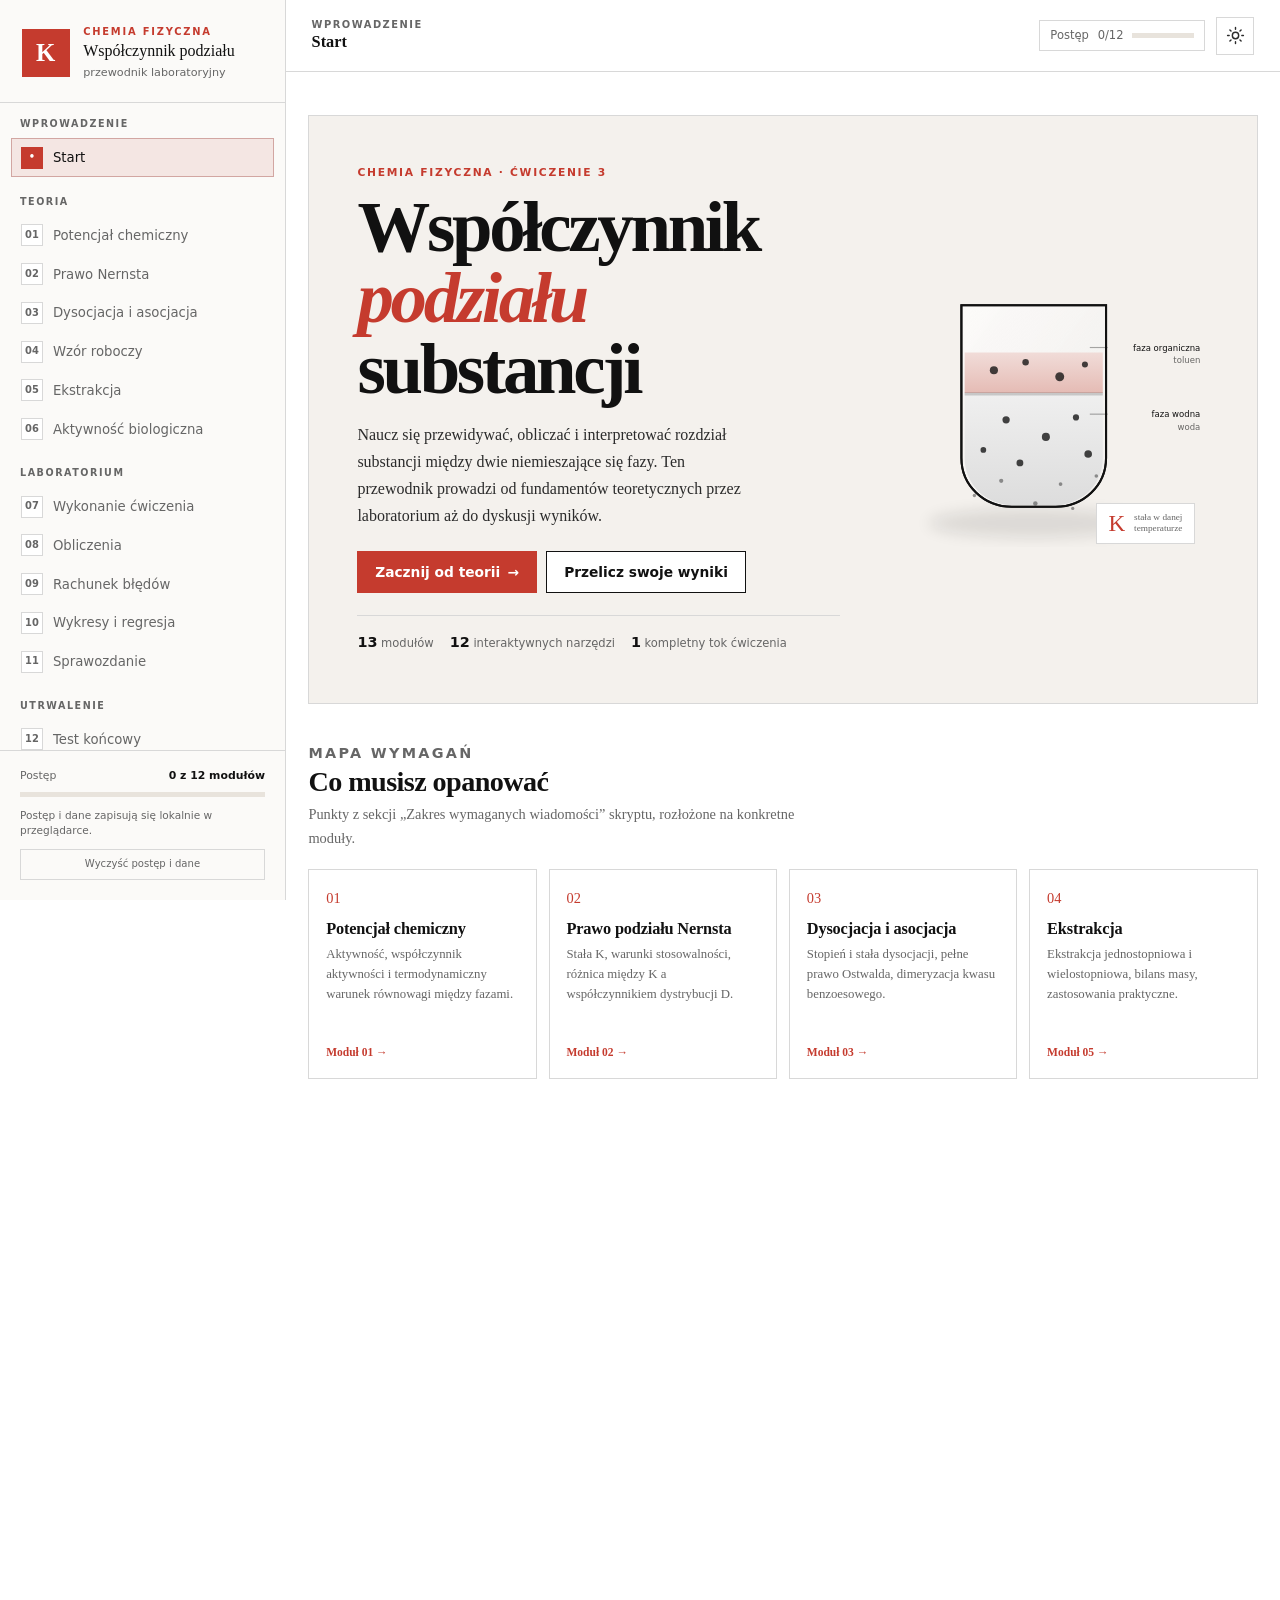
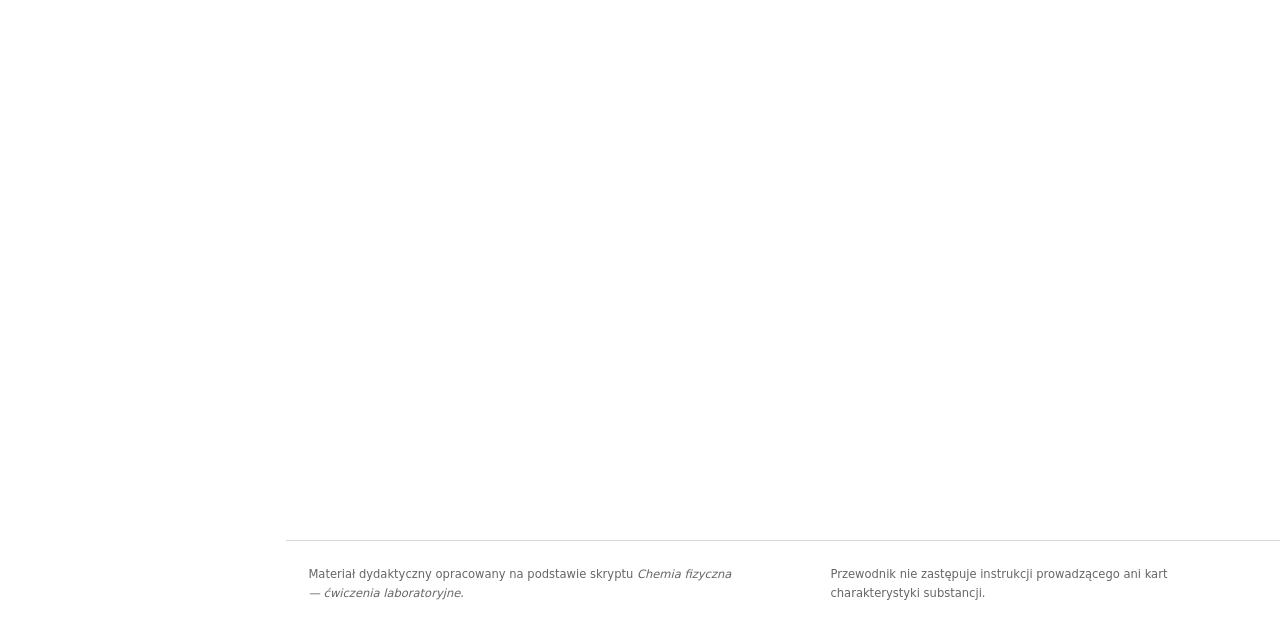
<file: index.html>
<!DOCTYPE html>
<html lang="pl" data-theme="light">
<head>
  <meta charset="utf-8">
  <meta name="viewport" content="width=device-width, initial-scale=1">
  <title>Współczynnik podziału — interaktywny przewodnik | Chemia fizyczna</title>
  <meta name="description" content="Interaktywny przewodnik po ćwiczeniu „Współczynnik podziału substancji”: teoria, laboratorium, obliczenia, rachunek błędów, wykresy i sprawozdanie.">
  <meta name="theme-color" content="#ffffff">
  <link rel="stylesheet" href="css/styles.css">
</head>
<body>
  <a class="skip-link" href="#main">Przejdź do treści</a>

  <div class="app-shell">
    <aside class="sidebar" id="sidebar" aria-label="Nawigacja przewodnika">
      <div class="brand">
        <div class="brand-mark" aria-hidden="true"><span>K</span></div>
        <div class="brand-copy">
          <p class="brand-kicker">Chemia fizyczna</p>
          <p class="brand-title">Współczynnik podziału</p>
          <p class="brand-sub">przewodnik laboratoryjny</p>
        </div>
      </div>
      <div class="sidebar-scroll">
        <nav id="nav" aria-label="Spis modułów"></nav>
      </div>
      <div class="sidebar-footer">
        <div class="sidebar-progress-top">
          <span>Postęp</span>
          <strong id="sidebarProgressText">0 z 12 modułów</strong>
        </div>
        <div class="progress-track"><span id="sidebarProgressBar"></span></div>
        <p class="sidebar-note">Postęp i dane zapisują się lokalnie w przeglądarce.</p>
        <button type="button" class="sidebar-reset" id="resetState">Wyczyść postęp i dane</button>
      </div>
    </aside>

    <div class="mobile-scrim" id="scrim" aria-hidden="true"></div>

    <div class="workspace">
      <header class="topbar">
        <button type="button" class="icon-btn menu-btn" id="menuBtn" aria-label="Otwórz menu" aria-expanded="false" aria-controls="sidebar">
          <svg viewBox="0 0 24 24" aria-hidden="true"><path d="M4 7h16M4 12h16M4 17h16"/></svg>
        </button>
        <div class="topbar-context">
          <span class="topbar-eyebrow" id="topEyebrow">Wprowadzenie</span>
          <strong id="topTitle">Start</strong>
        </div>
        <div class="topbar-actions">
          <div class="progress-chip" title="Postęp w modułach">
            <span class="progress-label">Postęp</span>
            <span id="progressText">0/12</span>
            <span class="progress-mini"><i id="progressBar"></i></span>
          </div>
          <button type="button" class="icon-btn theme-btn" id="themeBtn" aria-label="Przełącz motyw jasny/ciemny">
            <svg class="icon-sun" viewBox="0 0 24 24" aria-hidden="true"><circle cx="12" cy="12" r="4"/><path d="M12 2v2M12 20v2M4.93 4.93l1.42 1.42M17.66 17.66l1.41 1.41M2 12h2M20 12h2M4.93 19.07l1.42-1.42M17.66 6.34l1.41-1.41"/></svg>
            <svg class="icon-moon" viewBox="0 0 24 24" aria-hidden="true"><path d="M20 14.5A8.5 8.5 0 0 1 9.5 4a8.5 8.5 0 1 0 10.5 10.5z"/></svg>
          </button>
        </div>
      </header>

      <main id="main" tabindex="-1">
        <div id="page"></div>
      </main>

      <footer class="site-footer">
        <p>Materiał dydaktyczny opracowany na podstawie skryptu <em>Chemia fizyczna — ćwiczenia laboratoryjne</em>.</p>
        <p>Przewodnik nie zastępuje instrukcji prowadzącego ani kart charakterystyki substancji.</p>
      </footer>
    </div>
  </div>

  <div class="toast" id="toast" role="status" aria-live="polite"></div>
  <div id="modalRoot"></div>

  <script src="js/tools.js" defer></script>
  <script src="js/content.js" defer></script>
  <script src="js/content-lab.js" defer></script>
  <script src="js/content-final.js" defer></script>
  <script src="js/app.js" defer></script>
</body>
</html>
</file>
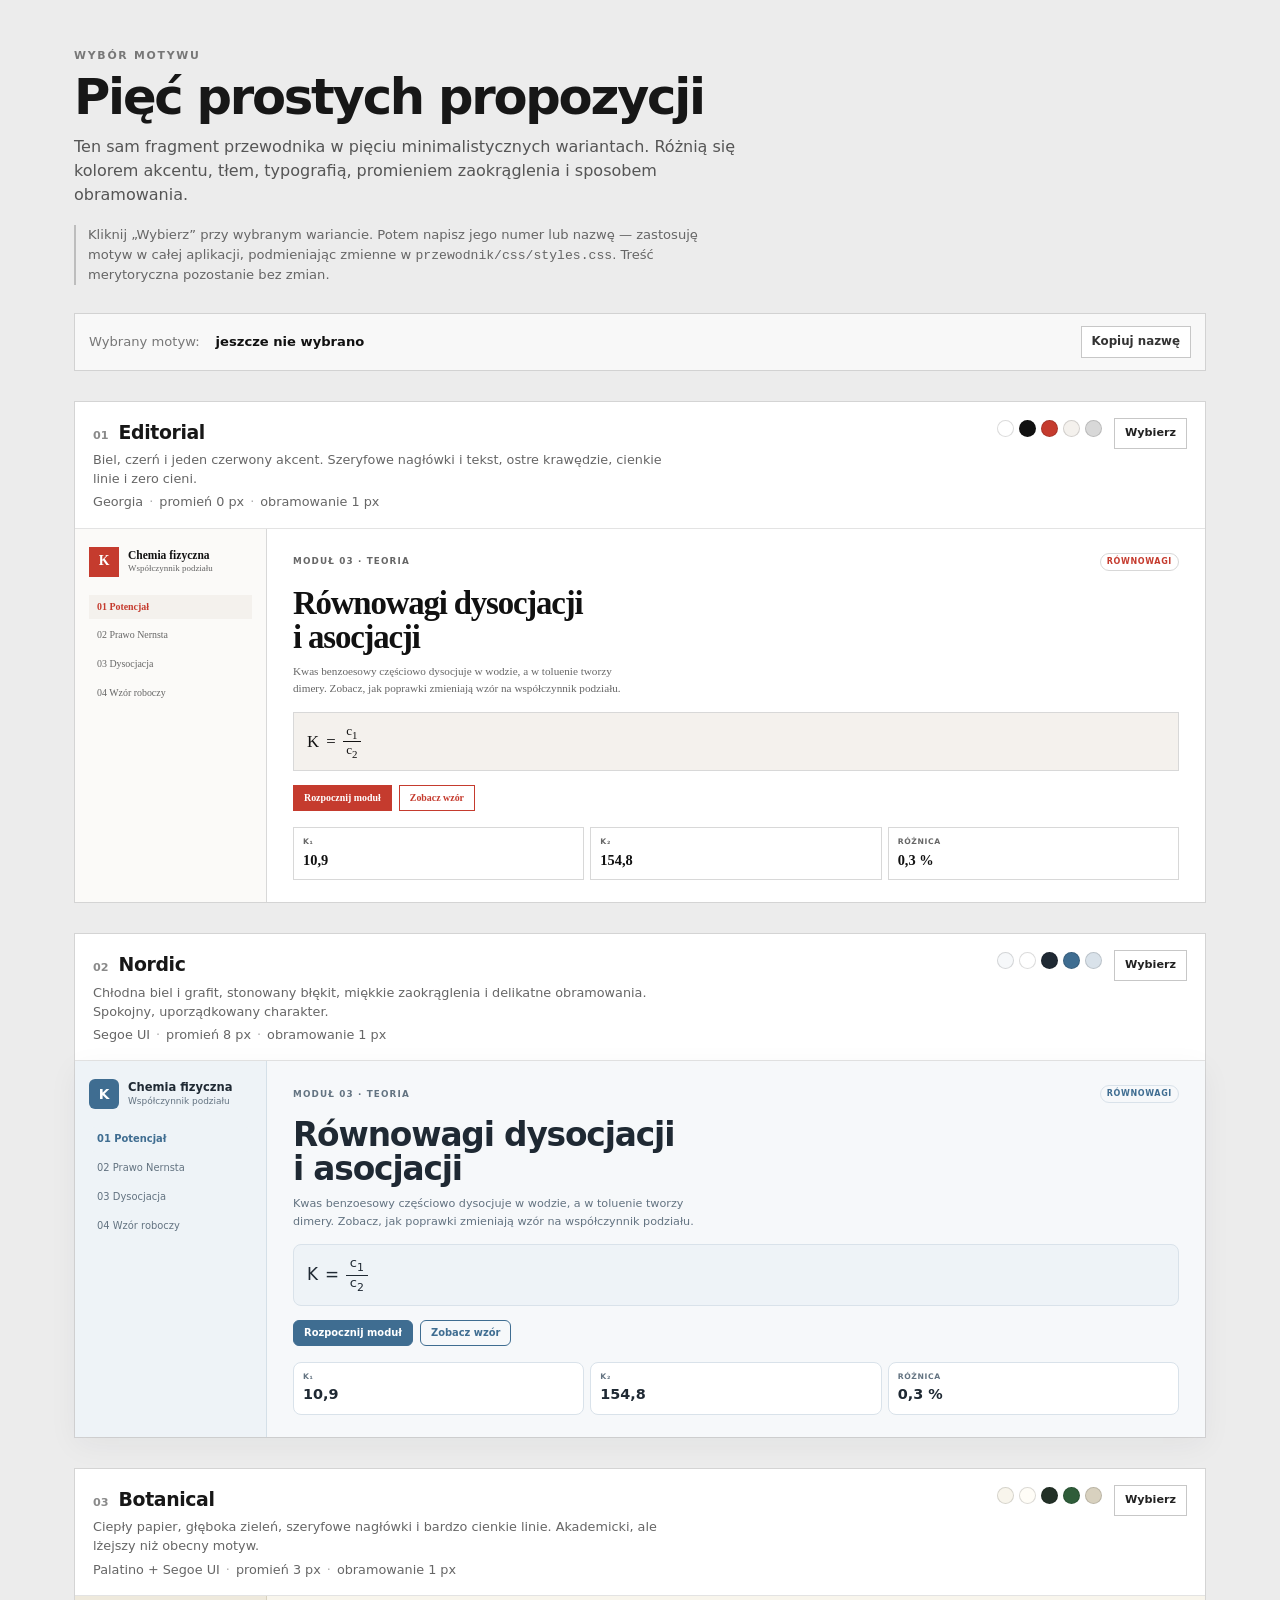
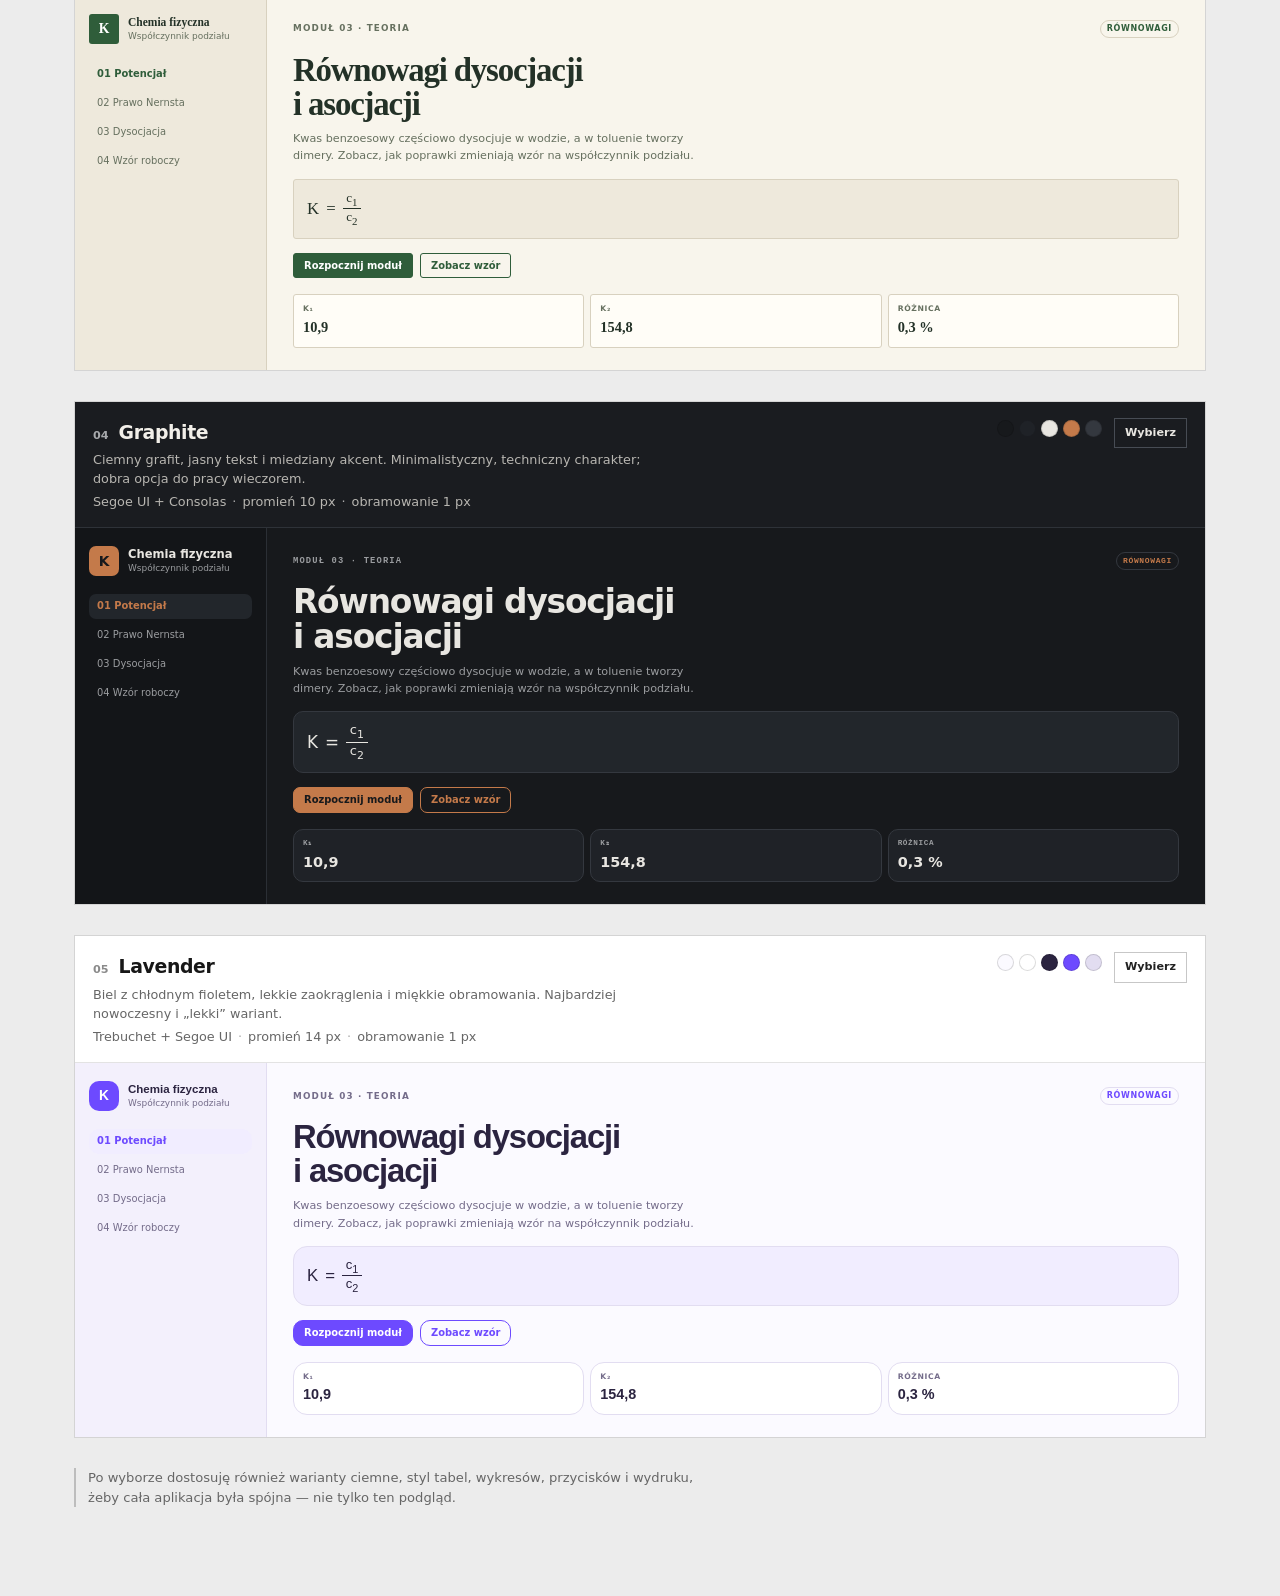
<file: motywy.html>
<!DOCTYPE html>
<html lang="pl">
<head>
  <meta charset="utf-8">
  <meta name="viewport" content="width=device-width, initial-scale=1">
  <title>Wybór motywu — współczynnik podziału</title>
  <style>
    * { box-sizing: border-box; }

    body {
      margin: 0;
      background: #ececec;
      color: #171717;
      font-family: "Segoe UI", system-ui, -apple-system, sans-serif;
      line-height: 1.5;
      -webkit-font-smoothing: antialiased;
    }

    .page {
      width: min(1180px, 100%);
      margin: 0 auto;
      padding: 48px 24px 90px;
    }

    .page-head {
      max-width: 760px;
      margin-bottom: 28px;
    }

    .kicker {
      margin: 0 0 8px;
      color: #777;
      font-size: 0.68rem;
      font-weight: 700;
      letter-spacing: 0.16em;
      text-transform: uppercase;
    }

    h1 {
      margin: 0 0 12px;
      font-size: clamp(2rem, 4vw, 3.1rem);
      font-weight: 650;
      line-height: 1.02;
      letter-spacing: -0.045em;
    }

    .lead {
      max-width: 68ch;
      margin: 0;
      color: #555;
      font-size: 1rem;
    }

    .page-note {
      max-width: 76ch;
      margin: 18px 0 0;
      padding-left: 12px;
      border-left: 2px solid #bdbdbd;
      color: #666;
      font-size: 0.82rem;
    }

    .choice-bar {
      display: flex;
      flex-wrap: wrap;
      align-items: center;
      gap: 10px 16px;
      margin: 26px 0 30px;
      padding: 12px 14px;
      border: 1px solid #d2d2d2;
      background: #f8f8f8;
      font-size: 0.82rem;
    }

    .choice-bar strong {
      font-weight: 700;
      color: #111;
    }

    .choice-bar span {
      color: #777;
    }

    .choice-bar .choice-copy {
      margin-left: auto;
      border: 1px solid #c7c7c7;
      background: #fff;
      color: #333;
      padding: 6px 10px;
      font: inherit;
      font-size: 0.74rem;
      font-weight: 650;
      cursor: pointer;
    }

    .choice-bar .choice-copy:hover { background: #efefef; }

    .theme-card {
      margin: 0 0 30px;
      border: 1px solid #d4d4d4;
      background: #fff;
      transition: outline-color 0.15s ease;
    }

    .theme-card.selected {
      outline: 2px solid #111;
      outline-offset: 2px;
    }

    .theme-meta {
      display: flex;
      align-items: flex-start;
      justify-content: space-between;
      gap: 20px;
      padding: 16px 18px;
      border-bottom: 1px solid #e3e3e3;
    }

    .theme-meta-main { min-width: 0; }

    .theme-title-row {
      display: flex;
      align-items: baseline;
      gap: 10px;
    }

    .theme-num {
      color: #8a8a8a;
      font-size: 0.7rem;
      font-weight: 700;
      font-variant-numeric: tabular-nums;
    }

    .theme-meta h2 {
      margin: 0;
      font-size: 1.18rem;
      font-weight: 650;
      letter-spacing: -0.02em;
    }

    .theme-meta p {
      margin: 4px 0 0;
      color: #666;
      font-size: 0.8rem;
      max-width: 72ch;
    }

    .theme-spec {
      margin: 7px 0 0;
      color: #777;
      font-size: 0.7rem;
    }

    .theme-spec span + span::before {
      content: "·";
      margin: 0 6px;
      color: #aaa;
    }

    .theme-side {
      display: flex;
      align-items: flex-start;
      gap: 12px;
      flex: 0 0 auto;
    }

    .swatches {
      display: flex;
      gap: 5px;
      padding-top: 2px;
    }

    .swatches i {
      display: block;
      width: 17px;
      height: 17px;
      border-radius: 50%;
      border: 1px solid rgba(0, 0, 0, 0.14);
    }

    .choose-btn {
      border: 1px solid #c7c7c7;
      background: #fff;
      color: #222;
      padding: 6px 10px;
      font: inherit;
      font-size: 0.7rem;
      font-weight: 650;
      cursor: pointer;
      white-space: nowrap;
    }

    .choose-btn:hover { background: #f0f0f0; }

    /* ---------- wspólny szkielet podglądu ---------- */

    .theme-preview {
      --bg: #fff;
      --surface: #fff;
      --ink: #111;
      --muted: #666;
      --line: #ddd;
      --accent: #c53b2e;
      --accent-ink: #fff;
      --soft: #f4f4f4;
      --radius: 0px;
      --sidebar-bg: #fafafa;
      --sidebar-ink: #111;
      --sidebar-line: #ddd;
      --heading: Georgia, "Times New Roman", serif;
      --body: Georgia, "Times New Roman", serif;
      --label: "Segoe UI", system-ui, sans-serif;
      --button-radius: 0px;
      --shadow: none;

      display: grid;
      grid-template-columns: 192px minmax(0, 1fr);
      min-height: 340px;
      background: var(--bg);
      color: var(--ink);
      font-family: var(--body);
      box-shadow: var(--shadow);
    }

    .mock-sidebar {
      display: flex;
      flex-direction: column;
      gap: 18px;
      padding: 18px 14px;
      background: var(--sidebar-bg);
      color: var(--sidebar-ink);
      border-right: 1px solid var(--sidebar-line);
    }

    .mock-brand {
      display: flex;
      align-items: center;
      gap: 9px;
    }

    .mock-mark {
      display: grid;
      place-items: center;
      width: 30px;
      height: 30px;
      border-radius: var(--button-radius);
      background: var(--accent);
      color: var(--accent-ink);
      font-family: var(--heading);
      font-size: 0.86rem;
      font-weight: 700;
    }

    .mock-brand strong {
      display: block;
      font-family: var(--heading);
      font-size: 0.72rem;
      line-height: 1.2;
    }

    .mock-brand small {
      display: block;
      margin-top: 1px;
      color: var(--muted);
      font-family: var(--body);
      font-size: 0.56rem;
      line-height: 1.25;
    }

    .mock-nav {
      display: grid;
      gap: 4px;
    }

    .mock-nav span {
      padding: 6px 8px;
      border-radius: var(--button-radius);
      color: var(--muted);
      font-family: var(--body);
      font-size: 0.62rem;
      line-height: 1.3;
    }

    .mock-nav span.active {
      background: var(--soft);
      color: var(--accent);
      font-weight: 700;
    }

    .mock-content {
      min-width: 0;
      padding: 24px 26px 22px;
      background: var(--bg);
    }

    .mock-top {
      display: flex;
      align-items: center;
      justify-content: space-between;
      gap: 12px;
      margin-bottom: 15px;
      color: var(--muted);
      font-family: var(--label);
      font-size: 0.55rem;
      font-weight: 700;
      letter-spacing: 0.13em;
      text-transform: uppercase;
    }

    .mock-badge {
      padding: 2px 6px;
      border: 1px solid var(--line);
      border-radius: 999px;
      color: var(--accent);
      font-size: 0.5rem;
      letter-spacing: 0.08em;
    }

    .mock-content h3 {
      margin: 0 0 9px;
      color: var(--ink);
      font-family: var(--heading);
      font-size: clamp(1.5rem, 2.8vw, 2.05rem);
      font-weight: 600;
      line-height: 1.04;
      letter-spacing: -0.035em;
    }

    .mock-content p {
      max-width: 60ch;
      margin: 0 0 14px;
      color: var(--muted);
      font-family: var(--body);
      font-size: 0.7rem;
      line-height: 1.55;
    }

    .mock-formula {
      display: flex;
      align-items: center;
      gap: 7px;
      margin-bottom: 14px;
      padding: 11px 13px;
      border: 1px solid var(--line);
      border-radius: var(--radius);
      background: var(--soft);
      color: var(--ink);
      font-family: var(--heading);
      font-size: 1.05rem;
    }

    .mock-frac {
      display: inline-flex;
      flex-direction: column;
      align-items: center;
      justify-content: center;
      font-size: 0.78em;
      line-height: 1.1;
      text-align: center;
      vertical-align: middle;
    }

    .mock-frac span:first-child {
      padding: 0 0.28em 0.06em;
      border-bottom: 1px solid currentColor;
    }

    .mock-frac span:last-child {
      padding: 0.06em 0.28em 0;
    }

    .mock-actions {
      display: flex;
      flex-wrap: wrap;
      gap: 7px;
      margin-bottom: 16px;
    }

    .mock-btn {
      padding: 7px 10px;
      border: 1px solid var(--accent);
      border-radius: var(--button-radius);
      background: var(--accent);
      color: var(--accent-ink);
      font-family: var(--body);
      font-size: 0.62rem;
      font-weight: 700;
      line-height: 1;
      cursor: default;
    }

    .mock-btn.ghost {
      background: transparent;
      color: var(--accent);
    }

    .mock-stats {
      display: grid;
      grid-template-columns: repeat(3, minmax(0, 1fr));
      gap: 6px;
    }

    .mock-stat {
      padding: 8px 9px;
      border: 1px solid var(--line);
      border-radius: var(--radius);
      background: var(--surface);
    }

    .mock-stat span {
      display: block;
      color: var(--muted);
      font-family: var(--label);
      font-size: 0.48rem;
      font-weight: 700;
      letter-spacing: 0.08em;
      text-transform: uppercase;
    }

    .mock-stat strong {
      display: block;
      margin-top: 2px;
      color: var(--ink);
      font-family: var(--heading);
      font-size: 0.9rem;
      font-weight: 650;
    }

    /* ---------- 01 EDITORIAL ---------- */

    .theme-1 {
      --bg: #ffffff;
      --surface: #ffffff;
      --ink: #111111;
      --muted: #666666;
      --line: #d8d8d8;
      --accent: #c53b2e;
      --accent-ink: #ffffff;
      --soft: #f4f1ed;
      --radius: 0px;
      --sidebar-bg: #fbfaf8;
      --sidebar-ink: #111111;
      --sidebar-line: #d8d8d8;
      --heading: Georgia, "Times New Roman", serif;
      --body: Georgia, "Times New Roman", serif;
      --label: "Segoe UI", system-ui, sans-serif;
      --button-radius: 0px;
      --shadow: none;
    }

    /* ---------- 02 NORDIC ---------- */

    .theme-2 {
      --bg: #f6f8fa;
      --surface: #ffffff;
      --ink: #1f2933;
      --muted: #637381;
      --line: #d9e2ea;
      --accent: #3f6d91;
      --accent-ink: #ffffff;
      --soft: #eef3f7;
      --radius: 8px;
      --sidebar-bg: #eef3f7;
      --sidebar-ink: #1f2933;
      --sidebar-line: #d5e0e8;
      --heading: "Segoe UI", system-ui, sans-serif;
      --body: "Segoe UI", system-ui, sans-serif;
      --label: "Segoe UI", system-ui, sans-serif;
      --button-radius: 6px;
      --shadow: 0 8px 28px rgba(31, 41, 51, 0.05);
    }

    /* ---------- 03 BOTANICAL ---------- */

    .theme-3 {
      --bg: #f8f5ec;
      --surface: #fffdf7;
      --ink: #233127;
      --muted: #66705f;
      --line: #d8d1bf;
      --accent: #2f5d3a;
      --accent-ink: #ffffff;
      --soft: #eee9dc;
      --radius: 3px;
      --sidebar-bg: #eee9dc;
      --sidebar-ink: #233127;
      --sidebar-line: #d8d1bf;
      --heading: "Palatino Linotype", Palatino, Georgia, serif;
      --body: "Segoe UI", system-ui, sans-serif;
      --label: "Segoe UI", system-ui, sans-serif;
      --button-radius: 3px;
      --shadow: none;
    }

    /* ---------- 04 GRAPHITE ---------- */

    .theme-4 {
      --bg: #17191c;
      --surface: #1f2227;
      --ink: #e8e6e1;
      --muted: #9a9c9f;
      --line: #34383f;
      --accent: #c47a4a;
      --accent-ink: #17191c;
      --soft: #22262b;
      --radius: 10px;
      --sidebar-bg: #131518;
      --sidebar-ink: #e8e6e1;
      --sidebar-line: #2b2f35;
      --heading: "Segoe UI", system-ui, sans-serif;
      --body: "Segoe UI", system-ui, sans-serif;
      --label: "Consolas", "SFMono-Regular", monospace;
      --button-radius: 7px;
      --shadow: none;
      color-scheme: dark;
    }

    /* ---------- 05 LAVENDER ---------- */

    .theme-5 {
      --bg: #fbfaff;
      --surface: #ffffff;
      --ink: #2b2440;
      --muted: #746c8a;
      --line: #e2ddf1;
      --accent: #6d4aff;
      --accent-ink: #ffffff;
      --soft: #f1edff;
      --radius: 14px;
      --sidebar-bg: #f3f0fc;
      --sidebar-ink: #2b2440;
      --sidebar-line: #e2ddf1;
      --heading: "Trebuchet MS", "Segoe UI", sans-serif;
      --body: "Segoe UI", system-ui, sans-serif;
      --label: "Segoe UI", system-ui, sans-serif;
      --button-radius: 10px;
      --shadow: none;
    }

    .theme-card[data-num="04"] .theme-meta {
      background: #1a1c20;
      border-bottom-color: #2e3238;
      color: #e8e6e1;
    }

    .theme-card[data-num="04"] .theme-meta h2 { color: #f2efe9; }
    .theme-card[data-num="04"] .theme-meta p,
    .theme-card[data-num="04"] .theme-spec,
    .theme-card[data-num="04"] .theme-num { color: #a7a9ac; }
    .theme-card[data-num="04"] .theme-meta p { color: #b8b6b1; }
    .theme-card[data-num="04"] .choose-btn {
      background: transparent;
      border-color: #474c54;
      color: #e8e6e1;
    }
    .theme-card[data-num="04"] .choose-btn:hover { background: #2a2e34; }

    @media (max-width: 760px) {
      .page { padding: 30px 14px 60px; }
      .theme-meta { flex-direction: column; }
      .theme-side { width: 100%; justify-content: space-between; }
      .theme-preview { grid-template-columns: 1fr; }
      .mock-sidebar {
        flex-direction: row;
        align-items: center;
        justify-content: space-between;
        border-right: 0;
        border-bottom: 1px solid var(--sidebar-line);
      }
      .mock-nav { grid-template-columns: repeat(3, auto); }
      .mock-brand small { display: none; }
      .mock-content { padding: 20px 18px 18px; }
      .mock-content h3 { font-size: 1.6rem; }
    }

    @media (max-width: 520px) {
      .mock-sidebar { display: none; }
      .mock-stats { grid-template-columns: 1fr; }
      .choice-bar .choice-copy { margin-left: 0; }
    }
  </style>
</head>
<body>
  <div class="page">
    <header class="page-head">
      <p class="kicker">Wybór motywu</p>
      <h1>Pięć prostych propozycji</h1>
      <p class="lead">Ten sam fragment przewodnika w pięciu minimalistycznych wariantach. Różnią się kolorem akcentu, tłem, typografią, promieniem zaokrąglenia i sposobem obramowania.</p>
      <p class="page-note">Kliknij „Wybierz” przy wybranym wariancie. Potem napisz jego numer lub nazwę — zastosuję motyw w całej aplikacji, podmieniając zmienne w <code>przewodnik/css/styles.css</code>. Treść merytoryczna pozostanie bez zmian.</p>
    </header>

    <div class="choice-bar" aria-live="polite">
      <span>Wybrany motyw:</span>
      <strong id="choice-name">jeszcze nie wybrano</strong>
      <button type="button" class="choice-copy" id="choice-copy">Kopiuj nazwę</button>
    </div>

    <!-- 01 -->
    <article class="theme-card" data-num="01" data-name="Editorial">
      <header class="theme-meta">
        <div class="theme-meta-main">
          <div class="theme-title-row"><span class="theme-num">01</span><h2>Editorial</h2></div>
          <p>Biel, czerń i jeden czerwony akcent. Szeryfowe nagłówki i tekst, ostre krawędzie, cienkie linie i zero cieni.</p>
          <p class="theme-spec"><span>Georgia</span><span>promień 0 px</span><span>obramowanie 1 px</span></p>
        </div>
        <div class="theme-side">
          <div class="swatches" aria-hidden="true">
            <i style="background:#ffffff"></i><i style="background:#111111"></i><i style="background:#c53b2e"></i><i style="background:#f4f1ed"></i><i style="background:#d8d8d8"></i>
          </div>
          <button type="button" class="choose-btn">Wybierz</button>
        </div>
      </header>
      <div class="theme-preview theme-1">
        <aside class="mock-sidebar">
          <div class="mock-brand"><span class="mock-mark">K</span><div><strong>Chemia fizyczna</strong><small>Współczynnik podziału</small></div></div>
          <nav class="mock-nav"><span class="active">01 Potencjał</span><span>02 Prawo Nernsta</span><span>03 Dysocjacja</span><span>04 Wzór roboczy</span></nav>
        </aside>
        <main class="mock-content">
          <div class="mock-top"><span>Moduł 03 · teoria</span><span class="mock-badge">Równowagi</span></div>
          <h3>Równowagi dysocjacji<br>i asocjacji</h3>
          <p>Kwas benzoesowy częściowo dysocjuje w wodzie, a w toluenie tworzy dimery. Zobacz, jak poprawki zmieniają wzór na współczynnik podziału.</p>
          <div class="mock-formula"><span>K</span><span>=</span><span class="mock-frac"><span>c<sub>1</sub></span><span>c<sub>2</sub></span></span></div>
          <div class="mock-actions"><span class="mock-btn">Rozpocznij moduł</span><span class="mock-btn ghost">Zobacz wzór</span></div>
          <div class="mock-stats">
            <div class="mock-stat"><span>K₁</span><strong>10,9</strong></div>
            <div class="mock-stat"><span>K₂</span><strong>154,8</strong></div>
            <div class="mock-stat"><span>Różnica</span><strong>0,3 %</strong></div>
          </div>
        </main>
      </div>
    </article>

    <!-- 02 -->
    <article class="theme-card" data-num="02" data-name="Nordic">
      <header class="theme-meta">
        <div class="theme-meta-main">
          <div class="theme-title-row"><span class="theme-num">02</span><h2>Nordic</h2></div>
          <p>Chłodna biel i grafit, stonowany błękit, miękkie zaokrąglenia i delikatne obramowania. Spokojny, uporządkowany charakter.</p>
          <p class="theme-spec"><span>Segoe UI</span><span>promień 8 px</span><span>obramowanie 1 px</span></p>
        </div>
        <div class="theme-side">
          <div class="swatches" aria-hidden="true">
            <i style="background:#f6f8fa"></i><i style="background:#ffffff"></i><i style="background:#1f2933"></i><i style="background:#3f6d91"></i><i style="background:#d9e2ea"></i>
          </div>
          <button type="button" class="choose-btn">Wybierz</button>
        </div>
      </header>
      <div class="theme-preview theme-2">
        <aside class="mock-sidebar">
          <div class="mock-brand"><span class="mock-mark">K</span><div><strong>Chemia fizyczna</strong><small>Współczynnik podziału</small></div></div>
          <nav class="mock-nav"><span class="active">01 Potencjał</span><span>02 Prawo Nernsta</span><span>03 Dysocjacja</span><span>04 Wzór roboczy</span></nav>
        </aside>
        <main class="mock-content">
          <div class="mock-top"><span>Moduł 03 · teoria</span><span class="mock-badge">Równowagi</span></div>
          <h3>Równowagi dysocjacji<br>i asocjacji</h3>
          <p>Kwas benzoesowy częściowo dysocjuje w wodzie, a w toluenie tworzy dimery. Zobacz, jak poprawki zmieniają wzór na współczynnik podziału.</p>
          <div class="mock-formula"><span>K</span><span>=</span><span class="mock-frac"><span>c<sub>1</sub></span><span>c<sub>2</sub></span></span></div>
          <div class="mock-actions"><span class="mock-btn">Rozpocznij moduł</span><span class="mock-btn ghost">Zobacz wzór</span></div>
          <div class="mock-stats">
            <div class="mock-stat"><span>K₁</span><strong>10,9</strong></div>
            <div class="mock-stat"><span>K₂</span><strong>154,8</strong></div>
            <div class="mock-stat"><span>Różnica</span><strong>0,3 %</strong></div>
          </div>
        </main>
      </div>
    </article>

    <!-- 03 -->
    <article class="theme-card" data-num="03" data-name="Botanical">
      <header class="theme-meta">
        <div class="theme-meta-main">
          <div class="theme-title-row"><span class="theme-num">03</span><h2>Botanical</h2></div>
          <p>Ciepły papier, głęboka zieleń, szeryfowe nagłówki i bardzo cienkie linie. Akademicki, ale lżejszy niż obecny motyw.</p>
          <p class="theme-spec"><span>Palatino + Segoe UI</span><span>promień 3 px</span><span>obramowanie 1 px</span></p>
        </div>
        <div class="theme-side">
          <div class="swatches" aria-hidden="true">
            <i style="background:#f8f5ec"></i><i style="background:#fffdf7"></i><i style="background:#233127"></i><i style="background:#2f5d3a"></i><i style="background:#d8d1bf"></i>
          </div>
          <button type="button" class="choose-btn">Wybierz</button>
        </div>
      </header>
      <div class="theme-preview theme-3">
        <aside class="mock-sidebar">
          <div class="mock-brand"><span class="mock-mark">K</span><div><strong>Chemia fizyczna</strong><small>Współczynnik podziału</small></div></div>
          <nav class="mock-nav"><span class="active">01 Potencjał</span><span>02 Prawo Nernsta</span><span>03 Dysocjacja</span><span>04 Wzór roboczy</span></nav>
        </aside>
        <main class="mock-content">
          <div class="mock-top"><span>Moduł 03 · teoria</span><span class="mock-badge">Równowagi</span></div>
          <h3>Równowagi dysocjacji<br>i asocjacji</h3>
          <p>Kwas benzoesowy częściowo dysocjuje w wodzie, a w toluenie tworzy dimery. Zobacz, jak poprawki zmieniają wzór na współczynnik podziału.</p>
          <div class="mock-formula"><span>K</span><span>=</span><span class="mock-frac"><span>c<sub>1</sub></span><span>c<sub>2</sub></span></span></div>
          <div class="mock-actions"><span class="mock-btn">Rozpocznij moduł</span><span class="mock-btn ghost">Zobacz wzór</span></div>
          <div class="mock-stats">
            <div class="mock-stat"><span>K₁</span><strong>10,9</strong></div>
            <div class="mock-stat"><span>K₂</span><strong>154,8</strong></div>
            <div class="mock-stat"><span>Różnica</span><strong>0,3 %</strong></div>
          </div>
        </main>
      </div>
    </article>

    <!-- 04 -->
    <article class="theme-card" data-num="04" data-name="Graphite">
      <header class="theme-meta">
        <div class="theme-meta-main">
          <div class="theme-title-row"><span class="theme-num">04</span><h2>Graphite</h2></div>
          <p>Ciemny grafit, jasny tekst i miedziany akcent. Minimalistyczny, techniczny charakter; dobra opcja do pracy wieczorem.</p>
          <p class="theme-spec"><span>Segoe UI + Consolas</span><span>promień 10 px</span><span>obramowanie 1 px</span></p>
        </div>
        <div class="theme-side">
          <div class="swatches" aria-hidden="true">
            <i style="background:#17191c"></i><i style="background:#1f2227"></i><i style="background:#e8e6e1"></i><i style="background:#c47a4a"></i><i style="background:#34383f"></i>
          </div>
          <button type="button" class="choose-btn">Wybierz</button>
        </div>
      </header>
      <div class="theme-preview theme-4">
        <aside class="mock-sidebar">
          <div class="mock-brand"><span class="mock-mark">K</span><div><strong>Chemia fizyczna</strong><small>Współczynnik podziału</small></div></div>
          <nav class="mock-nav"><span class="active">01 Potencjał</span><span>02 Prawo Nernsta</span><span>03 Dysocjacja</span><span>04 Wzór roboczy</span></nav>
        </aside>
        <main class="mock-content">
          <div class="mock-top"><span>Moduł 03 · teoria</span><span class="mock-badge">Równowagi</span></div>
          <h3>Równowagi dysocjacji<br>i asocjacji</h3>
          <p>Kwas benzoesowy częściowo dysocjuje w wodzie, a w toluenie tworzy dimery. Zobacz, jak poprawki zmieniają wzór na współczynnik podziału.</p>
          <div class="mock-formula"><span>K</span><span>=</span><span class="mock-frac"><span>c<sub>1</sub></span><span>c<sub>2</sub></span></span></div>
          <div class="mock-actions"><span class="mock-btn">Rozpocznij moduł</span><span class="mock-btn ghost">Zobacz wzór</span></div>
          <div class="mock-stats">
            <div class="mock-stat"><span>K₁</span><strong>10,9</strong></div>
            <div class="mock-stat"><span>K₂</span><strong>154,8</strong></div>
            <div class="mock-stat"><span>Różnica</span><strong>0,3 %</strong></div>
          </div>
        </main>
      </div>
    </article>

    <!-- 05 -->
    <article class="theme-card" data-num="05" data-name="Lavender">
      <header class="theme-meta">
        <div class="theme-meta-main">
          <div class="theme-title-row"><span class="theme-num">05</span><h2>Lavender</h2></div>
          <p>Biel z chłodnym fioletem, lekkie zaokrąglenia i miękkie obramowania. Najbardziej nowoczesny i „lekki” wariant.</p>
          <p class="theme-spec"><span>Trebuchet + Segoe UI</span><span>promień 14 px</span><span>obramowanie 1 px</span></p>
        </div>
        <div class="theme-side">
          <div class="swatches" aria-hidden="true">
            <i style="background:#fbfaff"></i><i style="background:#ffffff"></i><i style="background:#2b2440"></i><i style="background:#6d4aff"></i><i style="background:#e2ddf1"></i>
          </div>
          <button type="button" class="choose-btn">Wybierz</button>
        </div>
      </header>
      <div class="theme-preview theme-5">
        <aside class="mock-sidebar">
          <div class="mock-brand"><span class="mock-mark">K</span><div><strong>Chemia fizyczna</strong><small>Współczynnik podziału</small></div></div>
          <nav class="mock-nav"><span class="active">01 Potencjał</span><span>02 Prawo Nernsta</span><span>03 Dysocjacja</span><span>04 Wzór roboczy</span></nav>
        </aside>
        <main class="mock-content">
          <div class="mock-top"><span>Moduł 03 · teoria</span><span class="mock-badge">Równowagi</span></div>
          <h3>Równowagi dysocjacji<br>i asocjacji</h3>
          <p>Kwas benzoesowy częściowo dysocjuje w wodzie, a w toluenie tworzy dimery. Zobacz, jak poprawki zmieniają wzór na współczynnik podziału.</p>
          <div class="mock-formula"><span>K</span><span>=</span><span class="mock-frac"><span>c<sub>1</sub></span><span>c<sub>2</sub></span></span></div>
          <div class="mock-actions"><span class="mock-btn">Rozpocznij moduł</span><span class="mock-btn ghost">Zobacz wzór</span></div>
          <div class="mock-stats">
            <div class="mock-stat"><span>K₁</span><strong>10,9</strong></div>
            <div class="mock-stat"><span>K₂</span><strong>154,8</strong></div>
            <div class="mock-stat"><span>Różnica</span><strong>0,3 %</strong></div>
          </div>
        </main>
      </div>
    </article>

    <p class="page-note">Po wyborze dostosuję również warianty ciemne, styl tabel, wykresów, przycisków i wydruku, żeby cała aplikacja była spójna — nie tylko ten podgląd.</p>
  </div>

  <script>
    (function () {
      const cards = Array.from(document.querySelectorAll(".theme-card"));
      const nameEl = document.getElementById("choice-name");
      const copyBtn = document.getElementById("choice-copy");
      let selected = "";

      cards.forEach(function (card) {
        const button = card.querySelector(".choose-btn");
        if (!button) return;
        button.addEventListener("click", function () {
          cards.forEach(function (other) { other.classList.remove("selected"); });
          card.classList.add("selected");
          selected = "Motyw " + card.dataset.num + " · " + card.dataset.name;
          nameEl.textContent = selected;
          button.textContent = "Wybrany";
          cards.forEach(function (other) {
            if (other !== card) {
              const otherButton = other.querySelector(".choose-btn");
              if (otherButton) otherButton.textContent = "Wybierz";
            }
          });
        });
      });

      if (copyBtn) {
        copyBtn.addEventListener("click", function () {
          if (!selected) {
            nameEl.textContent = "najpierw kliknij „Wybierz” przy motywie";
            return;
          }
          if (navigator.clipboard && navigator.clipboard.writeText) {
            navigator.clipboard.writeText(selected).then(function () {
              copyBtn.textContent = "Skopiowano";
              setTimeout(function () { copyBtn.textContent = "Kopiuj nazwę"; }, 1600);
            });
          }
        });
      }
    })();
  </script>
</body>
</html>
</file>
<file: css/styles.css>
/* ============================================================
   Chemia fizyczna — współczynnik podziału
   Interaktywny przewodnik: arkusz stylów
   ============================================================ */

:root {
  --bg: #ffffff;
  --bg-deep: #f4f1ed;
  --surface: #ffffff;
  --surface-raised: #ffffff;
  --surface-2: #f4f1ed;
  --surface-3: #e8e3dc;
  --ink: #111111;
  --ink-soft: #2b2b2b;
  --muted: #666666;
  --line: #d8d8d8;
  --line-strong: #bdbdbd;
  --accent: #c53b2e;
  --accent-strong: #a72f24;
  --accent-soft: #f4e6e3;
  --accent-ink: #8e2118;
  --gold: #7a5c4f;
  --gold-strong: #5f4439;
  --gold-soft: #f1ece7;
  --danger: #8e2118;
  --danger-soft: #f7e4e0;
  --blue: #4f5b66;
  --blue-soft: #f0f0f0;
  --navy: #111111;
  --navy-soft: #1a1a1a;
  --cream: #f7f5f1;
  --shadow-sm: none;
  --shadow-md: none;
  --hero-glass-1: #ffffff;
  --hero-glass-2: #f0f0f0;
  --hero-organic-1: #f0d9d5;
  --hero-organic-2: #e4b8b1;
  --hero-water-1: #efefef;
  --hero-water-2: #dcdcdc;
  --sidebar-bg: #fbfaf8;
  --sidebar-ink: #111111;
  --sidebar-line: #d8d8d8;
  --serif: Georgia, "Times New Roman", serif;
  --sans: "Segoe UI", system-ui, -apple-system, BlinkMacSystemFont, sans-serif;
  --math: "Cambria Math", "STIX Two Math", "Times New Roman", Georgia, serif;
  --radius: 0px;
  --radius-sm: 0px;
  --sidebar-width: 286px;
  --content-width: 1000px;
  color-scheme: light;
}

[data-theme="dark"] {
  --bg: #111111;
  --bg-deep: #0d0d0d;
  --surface: #171717;
  --surface-raised: #1b1b1b;
  --surface-2: #1f1f1f;
  --surface-3: #2a2a2a;
  --ink: #f2f0ec;
  --ink-soft: #d2cec7;
  --muted: #a3a09a;
  --line: #333333;
  --line-strong: #4a4a4a;
  --accent: #e05a4a;
  --accent-strong: #f07a6b;
  --accent-soft: #2a1b19;
  --accent-ink: #ffb3a8;
  --gold: #c9a27e;
  --gold-strong: #e0bb95;
  --gold-soft: #2b241e;
  --danger: #e88a7e;
  --danger-soft: #2f1c19;
  --blue: #b8b8b8;
  --blue-soft: #222222;
  --navy: #0d0d0d;
  --navy-soft: #141414;
  --cream: #f2f0ec;
  --shadow-sm: none;
  --shadow-md: none;
  --hero-glass-1: #ffffff;
  --hero-glass-2: #cfcfcf;
  --hero-organic-1: #6a3a33;
  --hero-organic-2: #4a2722;
  --hero-water-1: #3a3a3a;
  --hero-water-2: #252525;
  --sidebar-bg: #0d0d0d;
  --sidebar-ink: #f2f0ec;
  --sidebar-line: #2a2a2a;
  color-scheme: dark;
}

* {
  box-sizing: border-box;
}

html {
  scroll-behavior: smooth;
}

body {
  margin: 0;
  background: var(--bg);
  color: var(--ink);
  font-family: var(--serif);
  font-size: 16px;
  line-height: 1.65;
  -webkit-font-smoothing: antialiased;
  text-rendering: optimizeLegibility;
}

body::before {
  display: none;
}

::selection {
  background: var(--accent);
  color: #fffdf8;
}

h1, h2, h3, h4 {
  margin: 0 0 0.6rem;
  font-family: var(--serif);
  font-weight: 600;
  line-height: 1.14;
  letter-spacing: -0.02em;
  color: var(--ink);
}

h1 { font-size: clamp(2.1rem, 4vw, 3.35rem); }
h2 { font-size: clamp(1.45rem, 2.2vw, 1.95rem); }
h3 { font-size: 1.13rem; letter-spacing: -0.01em; }
h4 { font-size: 1rem; }

p {
  margin: 0 0 1rem;
}

p:last-child {
  margin-bottom: 0;
}

a {
  color: var(--accent-strong);
  text-decoration-thickness: 1px;
  text-underline-offset: 3px;
}

a:hover {
  color: var(--gold-strong);
}

strong { font-weight: 650; }

small { font-size: 0.8em; }

button, input, textarea, select {
  font: inherit;
}

button { color: inherit; }

[hidden] { display: none !important; }

.skip-link {
  position: absolute;
  left: 1rem;
  top: -100px;
  z-index: 200;
  background: var(--surface);
  color: var(--ink);
  padding: 0.7rem 1rem;
  border-radius: 8px;
  border: 1px solid var(--line-strong);
  transition: top 0.2s ease;
}

.skip-link:focus {
  top: 1rem;
}

:focus-visible {
  outline: 3px solid color-mix(in srgb, var(--accent) 70%, white);
  outline-offset: 3px;
}

/* ---------- układ aplikacji ---------- */

.app-shell {
  min-height: 100vh;
}

.workspace {
  margin-left: var(--sidebar-width);
  min-height: 100vh;
  display: flex;
  flex-direction: column;
}

.sidebar {
  position: fixed;
  inset: 0 auto 0 0;
  width: var(--sidebar-width);
  background:
    radial-gradient(circle at 20% 0%, rgba(95, 200, 183, 0.13), transparent 20rem),
    linear-gradient(180deg, var(--navy-soft), var(--navy));
  color: #dbe6f3;
  display: flex;
  flex-direction: column;
  z-index: 50;
  border-right: 1px solid rgba(255, 255, 255, 0.06);
  transition: transform 0.25s ease;
}

.brand {
  display: flex;
  align-items: center;
  gap: 0.85rem;
  padding: 1.5rem 1.35rem 1.2rem;
  border-bottom: 1px solid rgba(255, 255, 255, 0.08);
}

.brand-mark {
  flex: 0 0 48px;
  width: 48px;
  height: 48px;
  border-radius: 14px;
  display: grid;
  place-items: center;
  background: linear-gradient(145deg, #e8b76b, #b97825);
  color: #172335;
  font-family: var(--serif);
  font-size: 1.55rem;
  font-weight: 700;
  box-shadow: inset 0 1px 0 rgba(255, 255, 255, 0.5), 0 8px 22px rgba(0, 0, 0, 0.22);
}

.brand-copy { min-width: 0; }

.brand-kicker {
  margin: 0 0 0.12rem;
  font-size: 0.62rem;
  letter-spacing: 0.18em;
  text-transform: uppercase;
  color: #83c9be;
  font-weight: 700;
}

.brand-title {
  margin: 0;
  font-family: var(--serif);
  font-size: 1rem;
  line-height: 1.15;
  color: #fbf6ea;
}

.brand-sub {
  margin: 0.2rem 0 0;
  font-size: 0.7rem;
  color: #93a5bc;
}

.sidebar-scroll {
  flex: 1;
  overflow-y: auto;
  padding: 0.85rem 0.7rem 1rem;
  scrollbar-width: thin;
  scrollbar-color: rgba(255, 255, 255, 0.18) transparent;
}

.sidebar-scroll::-webkit-scrollbar { width: 6px; }
.sidebar-scroll::-webkit-scrollbar-thumb { background: rgba(255, 255, 255, 0.16); border-radius: 99px; }

.nav-group {
  margin-bottom: 1.05rem;
}

.nav-group-label {
  margin: 0 0.55rem 0.4rem;
  font-size: 0.6rem;
  font-weight: 700;
  letter-spacing: 0.16em;
  text-transform: uppercase;
  color: #7f93ab;
}

.nav-link {
  display: flex;
  align-items: center;
  gap: 0.62rem;
  padding: 0.46rem 0.55rem;
  border-radius: 9px;
  color: #c8d5e5;
  text-decoration: none;
  font-size: 0.83rem;
  line-height: 1.28;
  border: 1px solid transparent;
  transition: background 0.16s ease, color 0.16s ease, transform 0.16s ease;
}

.nav-link:hover {
  background: rgba(255, 255, 255, 0.065);
  color: #fbf6ea;
  transform: translateX(2px);
}

.nav-link.active {
  background: rgba(95, 200, 183, 0.14);
  border-color: rgba(95, 200, 183, 0.26);
  color: #ffffff;
}

.nav-num {
  flex: 0 0 22px;
  width: 22px;
  height: 22px;
  display: grid;
  place-items: center;
  border-radius: 7px;
  background: rgba(255, 255, 255, 0.07);
  color: #9db1c8;
  font-size: 0.62rem;
  font-weight: 700;
  font-variant-numeric: tabular-nums;
}

.nav-link.active .nav-num {
  background: #5fc8b7;
  color: #102033;
}

.nav-title {
  flex: 1;
  min-width: 0;
}

.nav-check {
  color: #80d6c7;
  font-size: 0.82rem;
}

.sidebar-footer {
  padding: 1rem 1.25rem 1.25rem;
  border-top: 1px solid rgba(255, 255, 255, 0.08);
  background: rgba(0, 0, 0, 0.12);
}

.sidebar-progress-top {
  display: flex;
  justify-content: space-between;
  gap: 0.5rem;
  font-size: 0.68rem;
  color: #93a5bc;
  margin-bottom: 0.45rem;
}

.sidebar-progress-top strong {
  color: #dbe6f3;
  font-weight: 600;
}

.progress-track {
  height: 5px;
  border-radius: 99px;
  background: rgba(255, 255, 255, 0.11);
  overflow: hidden;
}

.progress-track span {
  display: block;
  height: 100%;
  width: 0;
  border-radius: inherit;
  background: linear-gradient(90deg, #5fc8b7, #e4a95a);
  transition: width 0.35s ease;
}

.sidebar-note {
  margin: 0.65rem 0 0;
  font-size: 0.66rem;
  line-height: 1.45;
  color: #7f93ab;
}

.sidebar-reset {
  width: 100%;
  margin-top: 0.65rem;
  padding: 0.4rem 0.5rem;
  border: 1px solid rgba(255, 255, 255, 0.12);
  border-radius: 7px;
  background: transparent;
  color: #8fa3ba;
  font-size: 0.63rem;
  cursor: pointer;
  transition: color 0.15s ease, border-color 0.15s ease, background 0.15s ease;
}

.sidebar-reset:hover {
  color: #efb3ac;
  border-color: rgba(224, 138, 128, 0.42);
  background: rgba(224, 138, 128, 0.08);
}

.mobile-scrim {
  position: fixed;
  inset: 0;
  z-index: 45;
  background: rgba(8, 14, 23, 0.55);
  backdrop-filter: blur(2px);
  opacity: 0;
  visibility: hidden;
  transition: opacity 0.2s ease, visibility 0.2s ease;
}

.mobile-scrim.is-visible {
  opacity: 1;
  visibility: visible;
}

.topbar {
  position: sticky;
  top: 0;
  z-index: 35;
  height: 72px;
  display: flex;
  align-items: center;
  gap: 0.9rem;
  padding: 0 1.6rem;
  background: color-mix(in srgb, var(--bg) 85%, transparent);
  backdrop-filter: blur(14px) saturate(1.15);
  border-bottom: 1px solid var(--line);
}

.menu-btn { display: none; }

.icon-btn.menu-btn { display: none; }

.icon-btn {
  width: 38px;
  height: 38px;
  flex: 0 0 38px;
  display: grid;
  place-items: center;
  border: 1px solid var(--line);
  border-radius: 10px;
  background: var(--surface);
  color: var(--ink-soft);
  cursor: pointer;
  transition: background 0.16s ease, border-color 0.16s ease, color 0.16s ease;
}

.icon-btn:hover {
  background: var(--surface-2);
  border-color: var(--line-strong);
  color: var(--ink);
}

.icon-btn svg {
  width: 19px;
  height: 19px;
  fill: none;
  stroke: currentColor;
  stroke-width: 1.8;
  stroke-linecap: round;
  stroke-linejoin: round;
}

.topbar-context {
  display: flex;
  flex-direction: column;
  min-width: 0;
  line-height: 1.25;
}

.topbar-eyebrow {
  font-size: 0.62rem;
  font-weight: 700;
  letter-spacing: 0.15em;
  text-transform: uppercase;
  color: var(--muted);
}

.topbar-context strong {
  font-family: var(--serif);
  font-size: 1.02rem;
  font-weight: 600;
  white-space: nowrap;
  overflow: hidden;
  text-overflow: ellipsis;
}

.topbar-actions {
  margin-left: auto;
  display: flex;
  align-items: center;
  gap: 0.7rem;
}

.progress-chip {
  display: flex;
  align-items: center;
  gap: 0.55rem;
  padding: 0.34rem 0.62rem;
  border: 1px solid var(--line);
  border-radius: 999px;
  background: var(--surface);
  font-size: 0.72rem;
  font-variant-numeric: tabular-nums;
  color: var(--ink-soft);
}

.progress-label { color: var(--muted); }

.progress-mini {
  width: 62px;
  height: 5px;
  border-radius: 99px;
  background: var(--surface-3);
  overflow: hidden;
}

.progress-mini i {
  display: block;
  width: 0;
  height: 100%;
  border-radius: inherit;
  background: linear-gradient(90deg, var(--accent), var(--gold));
  transition: width 0.3s ease;
}

.theme-btn .icon-moon { display: none; }
[data-theme="dark"] .theme-btn .icon-sun { display: none; }
[data-theme="dark"] .theme-btn .icon-moon { display: block; }

#main {
  flex: 1;
  outline: none;
}

.site-footer {
  max-width: var(--content-width);
  width: 100%;
  margin: 0 auto;
  padding: 1.5rem 1.4rem 2.4rem;
  display: flex;
  justify-content: space-between;
  gap: 1rem;
  border-top: 1px solid var(--line);
  color: var(--muted);
  font-size: 0.72rem;
}

.site-footer p { margin: 0; max-width: 45%; }

.page-wrap {
  max-width: var(--content-width);
  margin: 0 auto;
  padding: 2.7rem 1.4rem 3rem;
}

.page-enter {
  animation: pageIn 0.38s ease both;
}

@keyframes pageIn {
  from { opacity: 0; transform: translateY(9px); }
  to { opacity: 1; transform: translateY(0); }
}

/* ---------- typografia treści ---------- */

.eyebrow {
  margin: 0 0 0.55rem;
  font-family: var(--sans);
  font-size: 0.67rem;
  font-weight: 700;
  letter-spacing: 0.16em;
  text-transform: uppercase;
  color: var(--accent);
}

.page-header {
  margin-bottom: 2rem;
  padding-bottom: 1.4rem;
  border-bottom: 1px solid var(--line);
}

.page-header h1 {
  max-width: 32ch;
  font-size: clamp(2rem, 3.5vw, 2.9rem);
  line-height: 1.08;
  margin-bottom: 0.8rem;
}

.page-lead {
  max-width: 74ch;
  margin: 0;
  color: var(--ink-soft);
  font-size: 1.08rem;
  line-height: 1.68;
}

.page-body > *:first-child { margin-top: 0; }

.math {
  font-family: var(--math);
  font-size: 1.04em;
  letter-spacing: 0.005em;
  white-space: nowrap;
}

.equation {
  display: flex;
  align-items: center;
  justify-content: center;
  gap: 0.5rem;
  padding: 0.72rem 0.9rem;
  margin: 0.6rem 0;
  border: 1px solid var(--line);
  border-radius: 14px;
  background: var(--surface-2);
  font-family: var(--math);
  font-size: 1.14rem;
  overflow-x: auto;
  scrollbar-width: thin;
}

.equation.compact {
  display: inline-flex;
  padding: 0.1rem 0.2rem;
  margin: 0.2rem 0;
  border: 0;
  background: transparent;
  font-size: 1.03rem;
  vertical-align: middle;
}

.equation-block {
  margin: 1rem 0 1.2rem;
  padding: 1rem 1.2rem;
  border: 1px solid var(--line);
  border-radius: 16px;
  background: var(--surface-2);
}

.equation-block .equation {
  padding: 0.35rem 0;
  margin: 0.3rem 0;
  border: 0;
  background: transparent;
  justify-content: flex-start;
}

.equation-block.emphasized {
  border-color: color-mix(in srgb, var(--accent) 40%, var(--line));
  background: linear-gradient(135deg, var(--accent-soft), var(--surface));
  box-shadow: inset 3px 0 0 var(--accent);
}

.equation-note {
  margin: 0.7rem 0 0;
  color: var(--muted);
  font-size: 0.82rem;
  line-height: 1.55;
}

.eq-label {
  margin-left: auto;
  padding-left: 1rem;
  color: var(--muted);
  font-family: var(--sans);
  font-size: 0.72rem;
  white-space: nowrap;
}

.frac {
  display: inline-flex;
  flex-direction: column;
  align-items: center;
  vertical-align: middle;
  margin: 0 0.16em;
  line-height: 1.24;
  font-size: 0.95em;
}

.frac-num {
  padding: 0 0.28em 0.08em;
  border-bottom: 1.4px solid currentColor;
}

.frac-den {
  padding: 0.06em 0.28em 0;
}

.sqrt {
  display: inline-flex;
  align-items: flex-start;
  vertical-align: middle;
}

.sqrt::before {
  content: "√";
  font-family: var(--math);
  font-size: 1.28em;
  line-height: 1;
  margin-right: -0.07em;
  transform: translateY(0.02em);
}

.sqrt-body {
  border-top: 1.4px solid currentColor;
  padding: 0.07em 0.16em 0;
  line-height: 1.25;
}

.small-note {
  color: var(--muted);
  font-size: 0.78rem;
  line-height: 1.55;
}

.table-note {
  margin-top: 0.9rem;
  margin-bottom: 0.35rem;
}

.plain-list {
  margin: 0.4rem 0;
  padding-left: 1.1rem;
}

.plain-list li { margin-bottom: 0.35rem; }

.number-list {
  margin: 0.6rem 0;
  padding-left: 1.3rem;
}

.number-list li {
  margin-bottom: 0.8rem;
  padding-left: 0.25rem;
}

.text-link {
  display: inline-flex;
  align-items: center;
  gap: 0.35rem;
  font-weight: 650;
  font-size: 0.88rem;
  color: var(--accent-strong);
  text-decoration: none;
  border-bottom: 1px solid color-mix(in srgb, var(--accent) 40%, transparent);
  padding-bottom: 1px;
}

.text-link:hover { color: var(--gold-strong); border-color: var(--gold); }

/* ---------- przyciski ---------- */

.btn {
  display: inline-flex;
  align-items: center;
  justify-content: center;
  gap: 0.45rem;
  min-height: 42px;
  padding: 0.62rem 1.05rem;
  border: 1px solid transparent;
  border-radius: 10px;
  font-size: 0.86rem;
  font-weight: 650;
  line-height: 1.2;
  text-decoration: none;
  cursor: pointer;
  transition: transform 0.15s ease, box-shadow 0.15s ease, background 0.15s ease, border-color 0.15s ease;
}

.btn:hover { transform: translateY(-1px); }
.btn:active { transform: translateY(0); }

.btn-primary {
  background: var(--accent);
  color: #fffdf8;
  box-shadow: 0 5px 16px rgba(13, 124, 114, 0.22);
}

.btn-primary:hover {
  background: var(--accent-strong);
  color: #fffdf8;
}

.btn-ghost {
  background: var(--surface);
  color: var(--ink);
  border-color: var(--line-strong);
}

.btn-ghost:hover {
  background: var(--surface-2);
  color: var(--ink);
}

.btn-quiet {
  background: transparent;
  color: var(--muted);
  border-color: transparent;
}

.btn-quiet:hover {
  background: var(--surface-2);
  color: var(--ink);
}

.btn-small {
  min-height: 34px;
  padding: 0.38rem 0.7rem;
  font-size: 0.76rem;
}

.btn-done {
  background: var(--accent-soft);
  color: var(--accent-ink);
  border-color: color-mix(in srgb, var(--accent) 40%, var(--line));
}

.button-row {
  display: flex;
  flex-wrap: wrap;
  gap: 0.55rem;
  margin-top: 1rem;
}

/* ---------- karty i sekcje ---------- */

.card,
.interactive-card,
.calc-step-card,
.check-card {
  position: relative;
  background: var(--surface);
  border: 1px solid var(--line);
  border-radius: var(--radius);
  padding: clamp(1.15rem, 2.6vw, 1.8rem);
  margin-bottom: 1.35rem;
  box-shadow: var(--shadow-sm);
}

.card::after,
.calc-step-card::after {
  content: "";
  position: absolute;
  inset: 0 0 auto;
  height: 1px;
  border-radius: var(--radius) var(--radius) 0 0;
  background: linear-gradient(90deg, transparent, rgba(255, 255, 255, 0.8), transparent);
  pointer-events: none;
}

[data-theme="dark"] .card::after,
[data-theme="dark"] .calc-step-card::after {
  background: linear-gradient(90deg, transparent, rgba(255, 255, 255, 0.07), transparent);
}

.card > h2:first-child,
.interactive-card h2:first-child {
  margin-top: 0;
}

.interactive-card {
  border-color: color-mix(in srgb, var(--accent) 28%, var(--line));
  background:
    radial-gradient(circle at 100% 0%, color-mix(in srgb, var(--accent-soft) 75%, transparent), transparent 22rem),
    var(--surface);
  overflow: hidden;
}

.interactive-card::before {
  content: "";
  position: absolute;
  left: 0;
  top: 0;
  bottom: 0;
  width: 4px;
  background: linear-gradient(180deg, var(--accent), var(--gold));
}

.interactive-head {
  display: flex;
  align-items: flex-start;
  justify-content: space-between;
  gap: 1rem;
  margin-bottom: 1.2rem;
}

.interactive-head h2 { margin-bottom: 0.35rem; }
.interactive-head p { color: var(--ink-soft); max-width: 66ch; }

.live-badge {
  flex: 0 0 auto;
  display: inline-flex;
  align-items: center;
  gap: 0.4rem;
  padding: 0.32rem 0.58rem;
  border: 1px solid color-mix(in srgb, var(--accent) 45%, var(--line));
  border-radius: 999px;
  background: var(--accent-soft);
  color: var(--accent-ink);
  font-size: 0.64rem;
  font-weight: 700;
  letter-spacing: 0.05em;
  text-transform: uppercase;
  white-space: nowrap;
}

.live-badge i {
  width: 6px;
  height: 6px;
  border-radius: 50%;
  background: var(--accent);
  animation: livePulse 1.8s ease-in-out infinite;
}

@keyframes livePulse {
  0%, 100% { box-shadow: 0 0 0 0 rgba(13, 124, 114, 0.35); }
  50% { box-shadow: 0 0 0 5px rgba(13, 124, 114, 0); }
}

.module-intro {
  display: grid;
  grid-template-columns: minmax(0, 1.35fr) minmax(250px, 0.65fr);
  gap: 1.4rem;
  align-items: stretch;
  margin-bottom: 1.4rem;
}

.module-intro > div:first-child {
  padding: 0.35rem 0;
}

.goal-list {
  list-style: none;
  margin: 0.75rem 0 0;
  padding: 0;
  display: grid;
  gap: 0.55rem;
}

.goal-list li {
  display: flex;
  align-items: flex-start;
  gap: 0.6rem;
  color: var(--ink-soft);
  font-size: 0.92rem;
}

.goal-check {
  flex: 0 0 20px;
  width: 20px;
  height: 20px;
  display: grid;
  place-items: center;
  border-radius: 50%;
  background: var(--accent-soft);
  color: var(--accent-ink);
  font-size: 0.68rem;
  font-weight: 800;
  margin-top: 0.1rem;
}

.formula-slip {
  background:
    radial-gradient(circle at 100% 0%, rgba(95, 200, 183, 0.2), transparent 10rem),
    #163b3a;
  color: #eaf7f3;
  border: 1px solid rgba(255, 255, 255, 0.12);
  border-radius: var(--radius);
  padding: 1.1rem 1.2rem;
  display: flex;
  flex-direction: column;
  justify-content: center;
  box-shadow: var(--shadow-sm);
}

.formula-slip .equation {
  background: rgba(255, 255, 255, 0.08);
  border-color: rgba(255, 255, 255, 0.14);
  color: #ffffff;
  margin: 0.5rem 0;
}

.formula-slip p {
  margin: 0.35rem 0 0;
  color: #c0dcd7;
  font-size: 0.78rem;
  line-height: 1.5;
}

.formula-slip-label {
  font-size: 0.6rem;
  font-weight: 700;
  letter-spacing: 0.16em;
  text-transform: uppercase;
  color: #8fd8cc;
}

.safety-slip {
  background:
    radial-gradient(circle at 100% 0%, rgba(228, 169, 90, 0.25), transparent 10rem),
    #4a2b1d;
}

.safety-slip .formula-slip-label { color: #f2c47e; }
.safety-slip p { color: #f0d5bc; }

.safety-mark {
  font-family: var(--serif);
  font-size: 2.6rem;
  line-height: 1;
  color: #f2c47e;
  margin: 0.2rem 0 0.4rem;
}

.chain {
  font-family: var(--sans);
  font-size: 0.84rem;
  line-height: 1.8;
  color: #e4f3ef;
}

/* ---------- hero ---------- */

.hero {
  position: relative;
  display: grid;
  grid-template-columns: minmax(0, 1.16fr) minmax(300px, 0.84fr);
  gap: 1.2rem;
  align-items: center;
  padding: clamp(1.6rem, 4vw, 3rem);
  border-radius: 28px;
  overflow: hidden;
  background:
    radial-gradient(circle at 78% 15%, rgba(95, 200, 183, 0.2), transparent 19rem),
    radial-gradient(circle at 8% 100%, rgba(228, 169, 90, 0.16), transparent 22rem),
    linear-gradient(145deg, #16263c, #0e1928);
  color: #f8f2e6;
  box-shadow: var(--shadow-md);
  margin-bottom: 2.3rem;
}

.hero::before {
  content: "";
  position: absolute;
  inset: 0;
  opacity: 0.12;
  background-image:
    linear-gradient(rgba(255, 255, 255, 0.25) 1px, transparent 1px),
    linear-gradient(90deg, rgba(255, 255, 255, 0.25) 1px, transparent 1px);
  background-size: 38px 38px;
  mask-image: radial-gradient(circle at 70% 40%, black, transparent 70%);
  pointer-events: none;
}

.hero > * { position: relative; z-index: 1; }

.hero .eyebrow { color: #8fd8cc; }

.hero h1 {
  margin-bottom: 1rem;
  color: #fff9ef;
  font-size: clamp(2.55rem, 5.8vw, 4.55rem);
  line-height: 0.98;
  letter-spacing: -0.045em;
}

.hero h1 em {
  font-style: italic;
  color: #efbe74;
}

.hero-lead {
  max-width: 49ch;
  margin-bottom: 1.35rem;
  color: #c7d6e6;
  font-size: 1rem;
  line-height: 1.7;
}

.hero-actions {
  display: flex;
  flex-wrap: wrap;
  gap: 0.6rem;
  margin-bottom: 1.4rem;
}

.hero .btn-primary {
  background: #efbe74;
  color: #1a293c;
  box-shadow: 0 7px 22px rgba(0, 0, 0, 0.22);
}

.hero .btn-primary:hover {
  background: #f6d49b;
  color: #1a293c;
}

.hero .btn-ghost {
  background: rgba(255, 255, 255, 0.075);
  color: #f8f2e6;
  border-color: rgba(255, 255, 255, 0.2);
}

.hero .btn-ghost:hover {
  background: rgba(255, 255, 255, 0.13);
  color: #ffffff;
}

.hero-meta {
  display: flex;
  flex-wrap: wrap;
  gap: 0.45rem 1rem;
  padding-top: 0.9rem;
  border-top: 1px solid rgba(255, 255, 255, 0.14);
  color: #9fb3c9;
  font-size: 0.72rem;
}

.hero-meta strong {
  color: #f8f2e6;
  font-size: 0.9rem;
}

.hero-visual {
  position: relative;
  min-width: 0;
}

.hero-visual svg {
  display: block;
  width: 100%;
  height: auto;
  filter: drop-shadow(0 20px 30px rgba(0, 0, 0, 0.18));
}

.hero-badge {
  position: absolute;
  right: 4%;
  bottom: 4%;
  display: flex;
  align-items: center;
  gap: 0.55rem;
  padding: 0.5rem 0.7rem;
  border: 1px solid rgba(255, 255, 255, 0.2);
  border-radius: 12px;
  background: rgba(10, 22, 36, 0.78);
  backdrop-filter: blur(8px);
  color: #d7e5f2;
}

.hero-badge span {
  font-family: var(--serif);
  font-size: 1.45rem;
  color: #efbe74;
  line-height: 1;
}

.hero-badge small {
  font-size: 0.58rem;
  line-height: 1.25;
  color: #9fb3c9;
}

.svg-particles circle {
  animation: particleDrift 7s ease-in-out infinite alternate;
}

.svg-particles circle:nth-child(2n) { animation-delay: -2s; }
.svg-particles circle:nth-child(3n) { animation-delay: -4s; }

@keyframes particleDrift {
  from { transform: translate(0, 0); }
  to { transform: translate(3px, -4px); }
}

/* ---------- sekcje i siatki ---------- */

.section-block {
  margin: 2.4rem 0;
}

.section-heading {
  max-width: 66ch;
  margin-bottom: 1.15rem;
}

.section-heading h2 { margin-bottom: 0.35rem; }
.section-heading p { color: var(--muted); font-size: 0.9rem; margin: 0; }

.inline-heading {
  display: flex;
  align-items: flex-start;
  justify-content: space-between;
  gap: 1rem;
  max-width: none;
}

.requirement-grid {
  display: grid;
  grid-template-columns: repeat(auto-fit, minmax(205px, 1fr));
  gap: 0.75rem;
}

.requirement-card {
  display: flex;
  flex-direction: column;
  min-height: 210px;
  padding: 1.05rem;
  border: 1px solid var(--line);
  border-radius: 16px;
  background: var(--surface);
  color: var(--ink);
  text-decoration: none;
  box-shadow: var(--shadow-sm);
  transition: transform 0.18s ease, border-color 0.18s ease, box-shadow 0.18s ease;
}

.requirement-card:hover {
  transform: translateY(-3px);
  border-color: color-mix(in srgb, var(--accent) 45%, var(--line));
  box-shadow: var(--shadow-md);
  color: var(--ink);
}

.requirement-num {
  font-family: var(--serif);
  font-size: 0.9rem;
  color: var(--gold);
  margin-bottom: 0.6rem;
}

.requirement-card h3 {
  font-size: 1.02rem;
  margin-bottom: 0.4rem;
}

.requirement-card p {
  color: var(--muted);
  font-size: 0.8rem;
  line-height: 1.55;
  flex: 1;
}

.requirement-link {
  margin-top: 0.65rem;
  font-size: 0.72rem;
  font-weight: 700;
  color: var(--accent-strong);
}

.path-grid {
  display: grid;
  grid-template-columns: repeat(4, minmax(0, 1fr));
  gap: 0.75rem;
}

.path-step {
  padding: 1.05rem;
  border: 1px solid var(--line);
  border-radius: 15px;
  background: var(--surface);
  position: relative;
}

.path-index {
  display: grid;
  place-items: center;
  width: 28px;
  height: 28px;
  border-radius: 50%;
  background: var(--gold-soft);
  color: var(--gold-strong);
  font-family: var(--serif);
  font-size: 0.9rem;
  margin-bottom: 0.7rem;
}

.path-step h3 { font-size: 1rem; margin-bottom: 0.3rem; }
.path-step p { color: var(--muted); font-size: 0.78rem; line-height: 1.55; margin: 0; }

.two-col {
  display: grid;
  grid-template-columns: repeat(2, minmax(0, 1fr));
  gap: 1.2rem;
  margin-bottom: 1.35rem;
}

.two-col > .card,
.two-col > .mini-card { margin-bottom: 0; }

.compact-gap { gap: 0.8rem; margin-bottom: 0.8rem; }

.accent-card {
  background:
    radial-gradient(circle at 100% 0%, var(--gold-soft), transparent 16rem),
    var(--surface);
}

.note-card {
  border-style: dashed;
  background: var(--surface-2);
}

.source-strip {
  display: flex;
  align-items: flex-start;
  gap: 0.9rem;
  margin-top: 1.5rem;
  padding: 0.9rem 1rem;
  border: 1px solid var(--line);
  border-radius: 14px;
  background: var(--surface-2);
}

.source-label {
  flex: 0 0 auto;
  font-size: 0.6rem;
  font-weight: 700;
  letter-spacing: 0.14em;
  text-transform: uppercase;
  color: var(--muted);
  padding-top: 0.18rem;
}

.source-strip p {
  margin: 0;
  color: var(--muted);
  font-size: 0.76rem;
  line-height: 1.55;
}

/* ---------- elementy interaktywne ---------- */

.tool-grid {
  display: grid;
  grid-template-columns: minmax(0, 0.9fr) minmax(0, 1.1fr);
  gap: 1.2rem;
  align-items: start;
}

.tool-controls {
  display: grid;
  gap: 0.85rem;
}

.field {
  display: flex;
  flex-direction: column;
  gap: 0.32rem;
  min-width: 0;
}

.field-label {
  font-size: 0.78rem;
  font-weight: 600;
  color: var(--ink-soft);
  line-height: 1.4;
}

.field-label small {
  display: block;
  color: var(--muted);
  font-weight: 400;
  font-size: 0.7rem;
}

.input {
  width: 100%;
  min-height: 40px;
  padding: 0.55rem 0.65rem;
  border: 1px solid var(--line-strong);
  border-radius: 9px;
  background: var(--surface);
  color: var(--ink);
  font-size: 0.86rem;
  transition: border-color 0.15s ease, box-shadow 0.15s ease;
}

.input:hover { border-color: var(--muted); }

.input:focus {
  outline: none;
  border-color: var(--accent);
  box-shadow: 0 0 0 3px color-mix(in srgb, var(--accent) 18%, transparent);
}

.textarea {
  resize: vertical;
  min-height: 76px;
  line-height: 1.55;
}

input[type="range"] {
  width: 100%;
  height: 26px;
  accent-color: var(--accent);
  cursor: pointer;
}

.range-output {
  align-self: flex-start;
  min-width: 52px;
  padding: 0.08rem 0.4rem;
  border-radius: 6px;
  background: var(--accent-soft);
  color: var(--accent-ink);
  font-size: 0.72rem;
  font-weight: 700;
  font-variant-numeric: tabular-nums;
}

.tool-results {
  display: grid;
  grid-template-columns: repeat(2, minmax(0, 1fr));
  gap: 0.6rem;
}

.result-tile {
  min-width: 0;
  padding: 0.8rem 0.9rem;
  border: 1px solid var(--line);
  border-radius: 13px;
  background: var(--surface-2);
}

.result-tile > span {
  display: block;
  color: var(--muted);
  font-size: 0.68rem;
  line-height: 1.4;
  margin-bottom: 0.25rem;
}

.result-tile strong {
  display: block;
  font-family: var(--math);
  font-size: 1.02rem;
  color: var(--ink);
  word-break: break-word;
}

.result-tile p {
  margin: 0;
  font-size: 0.8rem;
  color: var(--ink-soft);
  line-height: 1.5;
}

.result-tile.wide { grid-column: 1 / -1; }

.highlight-tile {
  border-color: color-mix(in srgb, var(--accent) 45%, var(--line));
  background: var(--accent-soft);
}

.result-row {
  display: grid;
  grid-template-columns: repeat(4, minmax(0, 1fr));
  gap: 0.6rem;
  margin-top: 0.9rem;
}

.meter-wrap { margin-top: 1rem; }

.meter-label {
  display: flex;
  justify-content: space-between;
  color: var(--muted);
  font-size: 0.65rem;
  margin-bottom: 0.3rem;
}

.meter {
  height: 8px;
  border-radius: 99px;
  background: var(--surface-3);
  overflow: hidden;
}

.meter span {
  display: block;
  height: 100%;
  border-radius: inherit;
  background: linear-gradient(90deg, var(--accent), var(--gold));
  transition: width 0.2s ease;
}

/* ---------- definicje, warunki ---------- */

.definition-grid {
  display: grid;
  grid-template-columns: repeat(2, minmax(0, 1fr));
  gap: 0.8rem;
  margin-top: 1rem;
}

.definition {
  padding: 0.9rem 1rem;
  border: 1px solid var(--line);
  border-radius: 14px;
  background: var(--surface-2);
}

.definition-term {
  display: block;
  font-family: var(--serif);
  font-size: 0.95rem;
  color: var(--accent-strong);
  margin-bottom: 0.2rem;
}

.definition p {
  margin: 0.35rem 0 0;
  font-size: 0.82rem;
  color: var(--ink-soft);
}

.condition-grid {
  display: grid;
  grid-template-columns: repeat(4, minmax(0, 1fr));
  gap: 0.65rem;
  margin-top: 1rem;
}

.condition {
  padding: 0.85rem;
  border: 1px solid var(--line);
  border-radius: 13px;
  background: var(--surface-2);
}

.condition-icon {
  display: grid;
  place-items: center;
  width: 30px;
  height: 30px;
  border-radius: 9px;
  background: var(--surface);
  border: 1px solid var(--line);
  color: var(--accent-strong);
  font-family: var(--serif);
  font-size: 0.9rem;
  margin-bottom: 0.55rem;
}

.condition h3 { font-size: 0.9rem; margin-bottom: 0.25rem; }
.condition p { margin: 0; color: var(--muted); font-size: 0.73rem; line-height: 1.5; }

/* ---------- callout ---------- */

.callout {
  display: flex;
  gap: 0.8rem;
  margin: 1rem 0;
  padding: 0.95rem 1rem;
  border: 1px solid var(--line);
  border-radius: 14px;
  background: var(--surface-2);
}

.callout-icon {
  flex: 0 0 26px;
  width: 26px;
  height: 26px;
  display: grid;
  place-items: center;
  border-radius: 50%;
  background: var(--surface);
  border: 1px solid var(--line);
  color: var(--accent-strong);
  font-family: var(--serif);
  font-size: 0.82rem;
  font-weight: 700;
  margin-top: 0.05rem;
}

.callout strong {
  display: block;
  font-size: 0.84rem;
  margin-bottom: 0.15rem;
}

.callout p {
  margin: 0;
  color: var(--ink-soft);
  font-size: 0.82rem;
  line-height: 1.58;
}

.callout-info {
  border-color: color-mix(in srgb, var(--blue) 30%, var(--line));
  background: color-mix(in srgb, var(--blue-soft) 65%, var(--surface));
}

.callout-tip {
  border-color: color-mix(in srgb, var(--gold) 35%, var(--line));
  background: color-mix(in srgb, var(--gold-soft) 62%, var(--surface));
}

.callout-tip .callout-icon { color: var(--gold-strong); }

.callout-warning {
  border-color: color-mix(in srgb, var(--danger) 32%, var(--line));
  background: color-mix(in srgb, var(--danger-soft) 62%, var(--surface));
}

.callout-warning .callout-icon {
  color: var(--danger);
  border-color: color-mix(in srgb, var(--danger) 35%, var(--line));
}

/* ---------- wyprowadzenie ---------- */

.derivation {
  margin-top: 1rem;
}

.derivation-step {
  display: grid;
  grid-template-columns: 32px minmax(0, 1fr);
  gap: 0.75rem;
  padding: 0.7rem 0;
  border-bottom: 1px dashed var(--line);
}

.derivation-step:last-of-type { border-bottom: 0; }

.derivation-step.is-new {
  animation: stepIn 0.3s ease both;
}

@keyframes stepIn {
  from { opacity: 0; transform: translateY(-4px); }
  to { opacity: 1; transform: translateY(0); }
}

.step-number {
  display: grid;
  place-items: center;
  width: 28px;
  height: 28px;
  border-radius: 8px;
  background: var(--accent-soft);
  color: var(--accent-ink);
  font-size: 0.72rem;
  font-weight: 800;
}

.derivation-step strong {
  display: block;
  font-size: 0.86rem;
  margin-bottom: 0.2rem;
}

.derivation-step p {
  margin: 0;
  color: var(--ink-soft);
  font-size: 0.83rem;
}

.derivation-next,
.derivation-reset {
  margin-top: 0.65rem;
}

/* ---------- sprawdzenia ---------- */

.check-card {
  padding: 1.1rem 1.2rem;
  border-left: 4px solid var(--gold);
}

.check-kicker {
  margin: 0 0 0.3rem;
  font-size: 0.6rem;
  font-weight: 700;
  letter-spacing: 0.14em;
  text-transform: uppercase;
  color: var(--gold-strong);
}

.check-question {
  font-family: var(--serif);
  font-size: 1.08rem;
  line-height: 1.35;
  margin-bottom: 0.75rem;
}

.check-options {
  display: grid;
  gap: 0.4rem;
  margin-bottom: 0.75rem;
}

.check-option,
.quiz-option {
  display: flex;
  align-items: flex-start;
  gap: 0.6rem;
  padding: 0.52rem 0.6rem;
  border: 1px solid var(--line);
  border-radius: 9px;
  background: var(--surface);
  cursor: pointer;
  font-size: 0.83rem;
  line-height: 1.45;
  transition: border-color 0.15s ease, background 0.15s ease;
}

.check-option:hover,
.quiz-option:hover {
  border-color: color-mix(in srgb, var(--accent) 45%, var(--line));
  background: var(--surface-2);
}

.check-option input,
.quiz-option input {
  position: absolute;
  opacity: 0;
  pointer-events: none;
}

.check-letter,
.quiz-letter {
  flex: 0 0 22px;
  width: 22px;
  height: 22px;
  display: grid;
  place-items: center;
  border-radius: 6px;
  background: var(--surface-2);
  border: 1px solid var(--line);
  font-size: 0.62rem;
  font-weight: 800;
  color: var(--muted);
  margin-top: 0.02rem;
}

.check-option:has(input:checked),
.quiz-option:has(input:checked) {
  border-color: var(--accent);
  background: var(--accent-soft);
}

.check-option:has(input:checked) .check-letter,
.quiz-option:has(input:checked) .quiz-letter {
  background: var(--accent);
  border-color: var(--accent);
  color: #fff;
}

.check-option:has(input:focus-visible),
.quiz-option:has(input:focus-visible) {
  outline: 3px solid color-mix(in srgb, var(--accent) 55%, white);
  outline-offset: 2px;
}

.toggle-row:has(input:focus-visible),
.switch-line:has(input:focus-visible) {
  outline: 3px solid color-mix(in srgb, var(--accent) 55%, white);
  outline-offset: 2px;
}

.check-feedback {
  min-height: 1.2em;
  font-size: 0.8rem;
  font-weight: 600;
}

.check-card.is-correct { border-left-color: var(--accent); }
.check-card.is-correct .check-feedback { color: var(--accent-ink); }
.check-card.is-wrong { border-left-color: var(--danger); }
.check-card.is-wrong .check-feedback { color: var(--danger); }

.check-explanation {
  margin-top: 0.55rem;
  padding: 0.7rem 0.8rem;
  border-radius: 9px;
  background: var(--accent-soft);
  color: var(--ink-soft);
  font-size: 0.8rem;
  line-height: 1.55;
}

/* ---------- symulator Nernsta ---------- */

.nernst-layout {
  display: grid;
  grid-template-columns: minmax(0, 0.82fr) minmax(260px, 1.18fr);
  gap: 1.3rem;
  align-items: stretch;
}

.nernst-controls {
  display: grid;
  align-content: start;
  gap: 0.85rem;
}

.separator-visual {
  position: relative;
  display: flex;
  flex-direction: column;
  padding: 0.75rem;
  border: 1px solid var(--line);
  border-radius: 18px;
  background: var(--surface-2);
  min-height: 330px;
}

.separator-label {
  font-size: 0.62rem;
  font-weight: 700;
  letter-spacing: 0.09em;
  text-transform: uppercase;
  color: var(--gold-strong);
  padding: 0.1rem 0.25rem 0.35rem;
}

.separator-label span {
  color: var(--muted);
  font-weight: 500;
  letter-spacing: 0;
  text-transform: none;
}

.separator-label.bottom {
  color: var(--accent-strong);
  padding: 0.35rem 0.25rem 0.1rem;
}

.layer {
  position: relative;
  flex: 1;
  min-height: 125px;
  overflow: hidden;
  border-radius: 11px;
}

.layer-organic {
  background:
    radial-gradient(circle at 20% 15%, rgba(255, 255, 255, 0.35), transparent 8rem),
    linear-gradient(180deg, #eac17d, #d79b44);
}

.layer-aqueous {
  background:
    radial-gradient(circle at 80% 85%, rgba(255, 255, 255, 0.3), transparent 8rem),
    linear-gradient(180deg, #74c7c1, #2c8887);
}

.layer-interface {
  height: 10px;
  display: grid;
  place-items: center;
}

.layer-interface span {
  display: block;
  width: 92%;
  height: 2px;
  background: linear-gradient(90deg, transparent, rgba(255, 255, 255, 0.85), transparent);
}

.layer-particles {
  position: absolute;
  inset: 0;
}

.particle {
  position: absolute;
  border-radius: 50%;
  background: #fff7e7;
  box-shadow: 0 1px 3px rgba(50, 35, 10, 0.35), inset 0 1px 1px rgba(255, 255, 255, 0.9);
  animation: particleFloat 6s ease-in-out infinite alternate;
}

.layer-aqueous .particle {
  background: #e8fffb;
  box-shadow: 0 1px 3px rgba(5, 55, 55, 0.35), inset 0 1px 1px rgba(255, 255, 255, 0.9);
}

@keyframes particleFloat {
  from { transform: translate(0, 0); }
  to { transform: translate(4px, -5px); }
}

.layer-conc {
  position: absolute;
  right: 0.5rem;
  bottom: 0.45rem;
  padding: 0.15rem 0.4rem;
  border-radius: 5px;
  background: rgba(255, 255, 255, 0.82);
  color: #1d3346;
  font-size: 0.66rem;
  font-weight: 700;
  font-variant-numeric: tabular-nums;
}

.distribution-strip {
  display: flex;
  height: 32px;
  margin: 0.8rem 0 0.2rem;
  border: 1px solid var(--line);
  border-radius: 8px;
  overflow: hidden;
  background: var(--surface-3);
}

.strip-organic,
.strip-aqueous {
  display: flex;
  align-items: center;
  justify-content: center;
  min-width: 0;
  transition: width 0.25s ease;
  font-size: 0.66rem;
  font-weight: 700;
  white-space: nowrap;
  overflow: hidden;
}

.strip-organic {
  background: linear-gradient(90deg, #e8b76b, #d79b44);
  color: #3a2507;
}

.strip-aqueous {
  background: linear-gradient(90deg, #2c8887, #67bdb7);
  color: #f0fffd;
}

.interpretation {
  margin: 0.65rem 0 0;
  color: var(--ink-soft);
  font-size: 0.8rem;
  line-height: 1.55;
}

/* ---------- tabela ---------- */

.table-wrap {
  width: 100%;
  overflow-x: auto;
  border: 1px solid var(--line);
  border-radius: 12px;
  margin: 0.8rem 0;
  background: var(--surface);
}

.data-table {
  width: 100%;
  border-collapse: collapse;
  font-size: 0.82rem;
  line-height: 1.5;
}

.data-table th,
.data-table td {
  padding: 0.62rem 0.7rem;
  text-align: left;
  vertical-align: top;
  border-bottom: 1px solid var(--line);
}

.data-table th {
  background: var(--surface-2);
  color: var(--ink-soft);
  font-size: 0.68rem;
  font-weight: 700;
  letter-spacing: 0.04em;
  text-transform: uppercase;
}

.data-table tbody tr:last-child td { border-bottom: 0; }
.data-table tbody tr:hover td { background: color-mix(in srgb, var(--accent-soft) 35%, transparent); }

.data-table td strong { color: var(--ink); }
.data-table .empty-cell { text-align: center; color: var(--muted); padding: 1.2rem; }

.compact-table { font-size: 0.76rem; }
.compact-table th, .compact-table td { padding: 0.45rem 0.55rem; }

.calc-table { min-width: 620px; }
.reagent-table { min-width: 620px; }
.style-table { min-width: 620px; }
.graph-data-table { min-width: 300px; }

.table-input {
  min-height: 32px;
  padding: 0.28rem 0.4rem;
  font-size: 0.8rem;
}

.remove-row {
  width: 28px;
  height: 28px;
  flex-basis: 28px;
  border-radius: 7px;
  font-size: 1rem;
}

/* ---------- asocjacja ---------- */

.association-visual {
  display: flex;
  flex-wrap: wrap;
  align-items: center;
  justify-content: center;
  gap: 0.6rem;
  margin: 1.1rem 0;
  padding: 1rem;
  border: 1px dashed var(--line-strong);
  border-radius: 14px;
  background: var(--surface-2);
}

.monomer,
.dimer {
  display: flex;
  align-items: center;
  gap: 0.1rem;
  padding: 0.3rem 0.45rem;
  border-radius: 10px;
  background: var(--surface);
  border: 1px solid var(--line);
}

.atom {
  display: grid;
  place-items: center;
  width: 24px;
  height: 24px;
  border-radius: 50%;
  background: var(--accent-soft);
  color: var(--accent-ink);
  font-size: 0.66rem;
  font-weight: 800;
}

.bond {
  width: 13px;
  height: 2px;
  background: var(--line-strong);
}

.dimer { border-color: color-mix(in srgb, var(--gold) 40%, var(--line)); }
.dimer .atom { background: var(--gold-soft); color: var(--gold-strong); }
.dimer-bridge { color: var(--muted); font-size: 0.8rem; padding: 0 0.1rem; }
.association-arrow { color: var(--muted); font-size: 1.05rem; }

.problem-card {
  padding: 1rem;
  border: 1px solid var(--line);
  border-radius: 14px;
  background: var(--surface-2);
}

.water-problem { border-top: 4px solid var(--blue); }
.organic-problem { border-top: 4px solid var(--gold); }

.problem-tag {
  display: inline-block;
  font-size: 0.58rem;
  font-weight: 700;
  letter-spacing: 0.11em;
  text-transform: uppercase;
  color: var(--muted);
  margin-bottom: 0.3rem;
}

.problem-card h3 { font-size: 1rem; margin-bottom: 0.35rem; }
.problem-card p { font-size: 0.82rem; color: var(--ink-soft); margin-bottom: 0.5rem; }

/* ---------- kreator wzoru ---------- */

.formula-builder-grid {
  display: grid;
  grid-template-columns: minmax(0, 0.78fr) minmax(0, 1.22fr);
  gap: 1.2rem;
  align-items: stretch;
}

.formula-toggles {
  display: grid;
  align-content: start;
  gap: 0.55rem;
}

.toggle-row,
.switch-line {
  display: flex;
  align-items: center;
  gap: 0.6rem;
  padding: 0.62rem 0.7rem;
  border: 1px solid var(--line);
  border-radius: 10px;
  background: var(--surface);
  cursor: pointer;
  font-size: 0.8rem;
  line-height: 1.35;
}

.toggle-row input,
.switch-line input {
  position: absolute;
  opacity: 0;
  pointer-events: none;
}

.toggle-ui,
.switch-ui {
  flex: 0 0 34px;
  width: 34px;
  height: 20px;
  border-radius: 99px;
  background: var(--surface-3);
  border: 1px solid var(--line-strong);
  position: relative;
  transition: background 0.16s ease;
}

.toggle-ui::after,
.switch-ui::after {
  content: "";
  position: absolute;
  top: 2px;
  left: 2px;
  width: 14px;
  height: 14px;
  border-radius: 50%;
  background: var(--surface);
  border: 1px solid var(--line-strong);
  transition: transform 0.16s ease;
}

.toggle-row:has(input:checked),
.switch-line:has(input:checked) {
  border-color: color-mix(in srgb, var(--accent) 45%, var(--line));
  background: var(--accent-soft);
}

.toggle-row:has(input:checked) .toggle-ui,
.switch-line:has(input:checked) .switch-ui {
  background: var(--accent);
  border-color: var(--accent);
}

.toggle-row:has(input:checked) .toggle-ui::after,
.switch-line:has(input:checked) .switch-ui::after {
  transform: translateX(14px);
  background: #fff;
  border-color: #fff;
}

.toggle-row strong,
.switch-line strong {
  display: block;
  font-size: 0.8rem;
  color: var(--ink);
}

.toggle-row small,
.switch-line small {
  display: block;
  color: var(--muted);
  font-size: 0.68rem;
}

.formula-stage {
  display: flex;
  flex-direction: column;
  align-items: center;
  justify-content: center;
  gap: 0.6rem;
  min-height: 190px;
  padding: 1.2rem;
  border: 1px solid var(--line);
  border-radius: 16px;
  background:
    radial-gradient(circle at 50% 0%, var(--accent-soft), transparent 12rem),
    var(--surface-2);
  text-align: center;
}

.formula-live {
  font-family: var(--math);
  font-size: clamp(1.5rem, 3vw, 2.1rem);
  color: var(--ink);
}

.formula-live .sqrt { font-size: 0.95em; }

.formula-legend {
  max-width: 42ch;
  color: var(--muted);
  font-size: 0.76rem;
  line-height: 1.5;
}

.formula-pulse { animation: formulaPulse 0.32s ease; }

@keyframes formulaPulse {
  0% { opacity: 0.45; transform: scale(0.98); }
  100% { opacity: 1; transform: scale(1); }
}

.formula-component-grid {
  display: grid;
  grid-template-columns: repeat(2, minmax(0, 1fr));
  gap: 0.6rem;
  margin-top: 0.9rem;
}

.formula-component {
  padding: 0.75rem 0.8rem;
  border: 1px dashed var(--line-strong);
  border-radius: 12px;
  background: var(--surface-2);
}

.formula-component.is-active {
  border-style: solid;
  border-color: color-mix(in srgb, var(--accent) 50%, var(--line));
  background: var(--accent-soft);
}

.fc-label {
  display: block;
  font-size: 0.58rem;
  font-weight: 700;
  letter-spacing: 0.12em;
  text-transform: uppercase;
  color: var(--muted);
  margin-bottom: 0.2rem;
}

.formula-component strong {
  display: block;
  font-family: var(--math);
  font-size: 1.05rem;
  margin-bottom: 0.2rem;
}

.formula-component p {
  margin: 0;
  color: var(--muted);
  font-size: 0.7rem;
  line-height: 1.45;
}

/* ---------- ekstrakcja ---------- */

.extraction-stages {
  margin-top: 1rem;
  padding: 0.85rem 0.9rem;
  border: 1px solid var(--line);
  border-radius: 14px;
  background: var(--surface-2);
}

.stages-head {
  display: flex;
  justify-content: space-between;
  gap: 1rem;
  font-size: 0.7rem;
  font-weight: 700;
  color: var(--ink-soft);
  margin-bottom: 0.6rem;
}

.stages-head span:last-child { color: var(--muted); font-weight: 500; }

.stage-bars { display: grid; gap: 0.35rem; }

.stage-row {
  display: grid;
  grid-template-columns: 22px minmax(0, 1fr) 58px;
  align-items: center;
  gap: 0.5rem;
  font-size: 0.68rem;
  color: var(--muted);
}

.stage-index {
  display: grid;
  place-items: center;
  width: 20px;
  height: 20px;
  border-radius: 5px;
  background: var(--surface);
  border: 1px solid var(--line);
  font-weight: 700;
}

.stage-track {
  height: 12px;
  border-radius: 99px;
  background: var(--surface-3);
  overflow: hidden;
}

.stage-track i {
  display: block;
  height: 100%;
  border-radius: inherit;
  background: linear-gradient(90deg, var(--accent), var(--gold));
  transition: width 0.25s ease;
}

.stage-value {
  text-align: right;
  font-variant-numeric: tabular-nums;
  color: var(--ink-soft);
}

.application-grid {
  display: grid;
  grid-template-columns: repeat(auto-fit, minmax(190px, 1fr));
  gap: 0.65rem;
  margin-top: 0.8rem;
}

.application {
  padding: 0.85rem;
  border: 1px solid var(--line);
  border-radius: 13px;
  background: var(--surface-2);
}

.app-icon {
  display: grid;
  place-items: center;
  width: 34px;
  height: 34px;
  border-radius: 9px;
  background: var(--surface);
  border: 1px solid var(--line);
  color: var(--accent-strong);
  font-weight: 700;
  font-size: 0.72rem;
  margin-bottom: 0.5rem;
}

.application h3 { font-size: 0.9rem; margin-bottom: 0.25rem; }
.application p { margin: 0; color: var(--muted); font-size: 0.73rem; line-height: 1.5; }

.success-card { border-left: 4px solid var(--accent); }
.warning-mini { border-left: 4px solid var(--gold); }

/* ---------- bioaktywność ---------- */

.bio-grid {
  display: grid;
  grid-template-columns: repeat(3, minmax(0, 1fr));
  gap: 0.65rem;
  margin-top: 0.9rem;
}

.bio-card {
  padding: 0.9rem;
  border: 1px solid var(--line);
  border-radius: 13px;
  background: var(--surface-2);
}

.bio-icon {
  display: grid;
  place-items: center;
  width: 32px;
  height: 32px;
  border-radius: 9px;
  background: var(--surface);
  border: 1px solid var(--line);
  color: var(--accent-strong);
  font-family: var(--serif);
  font-size: 1.1rem;
  margin-bottom: 0.5rem;
}

.bio-card h3 { font-size: 0.9rem; margin-bottom: 0.25rem; }
.bio-card p { margin: 0; color: var(--muted); font-size: 0.74rem; line-height: 1.5; }

.logp-scale-wrap {
  display: grid;
  gap: 0.55rem;
}

.logp-scale {
  display: flex;
  border: 1px solid var(--line);
  border-radius: 10px;
  overflow: hidden;
  font-size: 0.6rem;
  font-weight: 700;
  text-align: center;
}

.zone {
  padding: 0.45rem 0.2rem;
  line-height: 1.2;
}

.zone-hydro { flex: 1.5; background: var(--blue-soft); color: var(--blue); }
.zone-balance { flex: 2; background: var(--accent-soft); color: var(--accent-ink); }
.zone-lipo { flex: 1.7; background: var(--gold-soft); color: var(--gold-strong); }
.zone-high { flex: 1.2; background: var(--danger-soft); color: var(--danger); }

.logp-readout {
  display: flex;
  align-items: baseline;
  justify-content: center;
  gap: 0.7rem;
}

.logp-readout strong {
  font-family: var(--serif);
  font-size: 2rem;
  color: var(--accent-strong);
}

.logp-readout span {
  font-size: 0.8rem;
  color: var(--muted);
}

.connection-line {
  display: flex;
  align-items: center;
  gap: 0.4rem;
  margin: 1rem 0;
}

.connection-node {
  flex: 1;
  min-width: 0;
  padding: 0.7rem;
  border: 1px solid var(--line);
  border-radius: 11px;
  background: var(--surface-2);
  text-align: center;
}

.connection-node span {
  display: grid;
  place-items: center;
  width: 22px;
  height: 22px;
  margin: 0 auto 0.3rem;
  border-radius: 50%;
  background: var(--accent);
  color: #fff;
  font-size: 0.62rem;
  font-weight: 700;
}

.connection-node p {
  margin: 0;
  font-size: 0.68rem;
  line-height: 1.35;
  color: var(--ink-soft);
}

.connection-arrow { color: var(--muted); font-size: 0.9rem; }

/* ---------- laboratorium ---------- */

.apparatus-grid {
  display: grid;
  grid-template-columns: repeat(2, minmax(0, 1fr));
  gap: 0.5rem;
  margin-top: 0.8rem;
}

.apparatus {
  display: flex;
  align-items: center;
  gap: 0.6rem;
  padding: 0.55rem 0.65rem;
  border: 1px solid var(--line);
  border-radius: 10px;
  background: var(--surface-2);
}

.apparatus-qty {
  flex: 0 0 28px;
  width: 28px;
  height: 28px;
  display: grid;
  place-items: center;
  border-radius: 7px;
  background: var(--surface);
  border: 1px solid var(--line);
  color: var(--accent-strong);
  font-size: 0.66rem;
  font-weight: 800;
}

.apparatus strong { display: block; font-size: 0.78rem; line-height: 1.3; }
.apparatus small { display: block; color: var(--muted); font-size: 0.66rem; line-height: 1.3; }

.procedure-card { padding-bottom: 1.2rem; }

.step-counter, .badge-soft, .example-badge {
  flex: 0 0 auto;
  padding: 0.28rem 0.55rem;
  border-radius: 999px;
  border: 1px solid var(--line);
  background: var(--surface-2);
  color: var(--muted);
  font-size: 0.68rem;
  font-weight: 700;
  white-space: nowrap;
}

.badge-soft {
  background: var(--accent-soft);
  color: var(--accent-ink);
  border-color: color-mix(in srgb, var(--accent) 35%, var(--line));
}

.example-badge {
  background: var(--gold-soft);
  color: var(--gold-strong);
  border-color: color-mix(in srgb, var(--gold) 35%, var(--line));
}

.example-badge.is-custom {
  background: var(--accent-soft);
  color: var(--accent-ink);
  border-color: color-mix(in srgb, var(--accent) 35%, var(--line));
}

.procedure-progress {
  height: 6px;
  border-radius: 99px;
  background: var(--surface-3);
  overflow: hidden;
  margin: 0.4rem 0 1.2rem;
}

.procedure-progress span {
  display: block;
  width: 0;
  height: 100%;
  border-radius: inherit;
  background: linear-gradient(90deg, var(--accent), var(--gold));
  transition: width 0.25s ease;
}

.procedure-step {
  display: grid;
  grid-template-columns: 34px minmax(0, 1fr);
  gap: 0.7rem;
  padding: 0.95rem 0;
  border-bottom: 1px dashed var(--line);
}

.procedure-step:last-of-type { border-bottom: 0; }

.step-check {
  display: block;
  cursor: pointer;
}

.step-check input {
  position: absolute;
  opacity: 0;
  pointer-events: none;
}

.step-check span {
  display: grid;
  place-items: center;
  width: 28px;
  height: 28px;
  border-radius: 50%;
  border: 1.5px solid var(--line-strong);
  background: var(--surface);
  color: transparent;
  font-size: 0.75rem;
  font-weight: 800;
  transition: background 0.15s ease, border-color 0.15s ease, color 0.15s ease;
}

.step-check span::before { content: "✓"; }

.step-check input:checked + span {
  background: var(--accent);
  border-color: var(--accent);
  color: #fff;
}

.step-content { min-width: 0; }

.step-top {
  display: flex;
  align-items: baseline;
  gap: 0.55rem;
  margin-bottom: 0.25rem;
}

.step-num {
  font-family: var(--serif);
  font-size: 0.75rem;
  color: var(--gold-strong);
}

.step-top h3 { font-size: 1rem; margin: 0; }
.step-content p { font-size: 0.84rem; color: var(--ink-soft); }

.step-why {
  margin-top: 0.5rem;
  padding: 0.55rem 0.65rem;
  border-left: 3px solid var(--accent);
  border-radius: 0 8px 8px 0;
  background: var(--accent-soft);
  color: var(--ink-soft);
  font-size: 0.77rem;
  line-height: 1.55;
}

.step-why strong { color: var(--accent-ink); }

.mini-input-row {
  display: grid;
  grid-template-columns: repeat(2, minmax(0, 1fr));
  gap: 0.6rem;
  margin-top: 0.7rem;
}

.compact-field { gap: 0.2rem; }

.titration-card {
  margin-top: 0.8rem;
  padding: 0.8rem;
  border: 1px solid var(--line);
  border-radius: 13px;
  background: var(--surface-2);
}

.titration-head {
  display: flex;
  align-items: baseline;
  justify-content: space-between;
  gap: 0.6rem;
  padding-bottom: 0.55rem;
  margin-bottom: 0.6rem;
  border-bottom: 1px solid var(--line);
}

.titration-head strong { font-size: 0.8rem; }
.titration-head span { color: var(--muted); font-size: 0.66rem; }

.titration-grid {
  display: grid;
  grid-template-columns: repeat(2, minmax(0, 1fr));
  gap: 0.7rem;
}

.titration-sample {
  display: grid;
  gap: 0.35rem;
  padding: 0.6rem;
  border: 1px solid var(--line);
  border-radius: 10px;
  background: var(--surface);
}

.sample-tag {
  display: inline-block;
  align-self: flex-start;
  font-size: 0.58rem;
  font-weight: 700;
  letter-spacing: 0.05em;
  text-transform: uppercase;
  color: var(--accent-ink);
  background: var(--accent-soft);
  border-radius: 5px;
  padding: 0.08rem 0.35rem;
}

.mean-readout {
  display: flex;
  justify-content: space-between;
  align-items: baseline;
  gap: 0.5rem;
  padding-top: 0.3rem;
  border-top: 1px dashed var(--line);
  font-size: 0.68rem;
  color: var(--muted);
}

.mean-readout strong { color: var(--ink); font-size: 0.8rem; }

.observation-grid {
  display: grid;
  grid-template-columns: repeat(2, minmax(0, 1fr));
  gap: 0.7rem;
}

.observation-grid .wide { grid-column: 1 / -1; }

.accordion {
  display: grid;
  gap: 0.45rem;
  margin-top: 0.8rem;
}

.accordion details {
  border: 1px solid var(--line);
  border-radius: 10px;
  background: var(--surface-2);
  overflow: hidden;
}

.accordion summary {
  padding: 0.65rem 0.75rem;
  cursor: pointer;
  font-size: 0.8rem;
  font-weight: 600;
  color: var(--ink-soft);
  list-style: none;
  display: flex;
  justify-content: space-between;
  gap: 0.6rem;
}

.accordion summary::-webkit-details-marker { display: none; }
.accordion summary::after { content: "+"; color: var(--accent-strong); font-weight: 700; }
.accordion details[open] summary::after { content: "−"; }
.accordion details p { margin: 0; padding: 0 0.75rem 0.75rem; font-size: 0.78rem; color: var(--muted); }

/* ---------- obliczenia ---------- */

.input-grid {
  display: grid;
  grid-template-columns: repeat(auto-fit, minmax(175px, 1fr));
  gap: 0.7rem;
  margin: 0.8rem 0;
}

.alert-box {
  margin-top: 0.8rem;
  padding: 0.7rem 0.8rem;
  border: 1px solid color-mix(in srgb, var(--danger) 35%, var(--line));
  border-radius: 10px;
  background: var(--danger-soft);
  color: var(--ink-soft);
  font-size: 0.78rem;
}

.alert-box ul { margin: 0.35rem 0 0; padding-left: 1.1rem; }
.alert-box li { margin-bottom: 0.2rem; }

.calc-step-card {
  padding-top: 1.25rem;
}

.calc-step-head {
  display: flex;
  gap: 0.8rem;
  align-items: flex-start;
  margin-bottom: 0.6rem;
}

.calc-step-num {
  flex: 0 0 34px;
  width: 34px;
  height: 34px;
  display: grid;
  place-items: center;
  border-radius: 10px;
  background: var(--gold-soft);
  color: var(--gold-strong);
  font-family: var(--serif);
  font-size: 1rem;
  font-weight: 700;
}

.calc-step-head h2 { font-size: 1.3rem; margin-bottom: 0.15rem; }
.calc-step-head p { margin: 0; color: var(--muted); font-size: 0.78rem; }

.calc-work {
  margin-top: 0.8rem;
  padding: 0.75rem 0.85rem;
  border-left: 3px solid var(--accent);
  border-radius: 0 9px 9px 0;
  background: var(--surface-2);
  color: var(--ink-soft);
  font-size: 0.78rem;
  line-height: 1.7;
  overflow-x: auto;
}

.calc-work p { margin: 0 0 0.45rem; }
.calc-work p:last-child { margin-bottom: 0; }

.calc-summary { margin-top: 0.9rem; }

.decomposition {
  margin-top: 0.8rem;
  border: 1px solid var(--line);
  border-radius: 11px;
  background: var(--surface-2);
  overflow: hidden;
}

.decomposition summary {
  padding: 0.62rem 0.75rem;
  cursor: pointer;
  list-style: none;
  font-size: 0.76rem;
  font-weight: 650;
  color: var(--accent-strong);
  display: flex;
  justify-content: space-between;
}

.decomposition summary::-webkit-details-marker { display: none; }
.decomposition summary::after { content: "+"; font-weight: 700; }
.decomposition[open] summary::after { content: "−"; }
.decomposition > *:not(summary) { padding: 0 0.75rem 0.75rem; }
.decomposition .table-wrap { margin-top: 0; }

.comparison-card {
  padding: 0.9rem 1rem;
  border: 1px solid var(--line);
  border-radius: 13px;
  background: var(--surface-2);
}

.comparison-header {
  display: flex;
  flex-wrap: wrap;
  justify-content: space-between;
  gap: 0.4rem;
  padding-bottom: 0.45rem;
  margin-bottom: 0.5rem;
  border-bottom: 1px dashed var(--line);
  font-size: 0.74rem;
}

.comparison-header span { color: var(--muted); }
.comparison-header strong.good { color: var(--accent-strong); }
.comparison-header strong.medium { color: var(--gold-strong); }
.comparison-header strong.bad { color: var(--danger); }

.comparison-card p { font-size: 0.8rem; color: var(--ink-soft); }

.prompt-list {
  margin-top: 0.9rem;
  padding: 0.9rem 1rem;
  border-left: 3px solid var(--gold);
  border-radius: 0 11px 11px 0;
  background: var(--gold-soft);
}

.prompt-list h3 { font-size: 0.9rem; margin-bottom: 0.35rem; }
.prompt-list ol { margin: 0; padding-left: 1.15rem; }
.prompt-list li { font-size: 0.78rem; color: var(--ink-soft); margin-bottom: 0.3rem; }

/* ---------- błędy ---------- */

.t-table-wrap {
  max-height: 330px;
  overflow-y: auto;
}

.worked-example {
  background: var(--surface-2);
  border: 1px solid var(--line);
  border-radius: 14px;
  padding: 1rem;
}

.switch-line {
  align-items: flex-start;
  font-size: 0.78rem;
}

.switch-line strong { font-size: 0.78rem; }

.rule-grid {
  display: grid;
  grid-template-columns: repeat(3, minmax(0, 1fr));
  gap: 0.65rem;
  margin: 0.8rem 0;
}

.rule {
  padding: 0.85rem;
  border: 1px solid var(--line);
  border-radius: 12px;
  background: var(--surface-2);
}

.rule h3 { font-size: 0.88rem; margin-bottom: 0.3rem; }
.rule p { font-size: 0.76rem; margin-bottom: 0.35rem; color: var(--ink-soft); }
.rule .small-note { margin: 0.3rem 0 0; }

.example-notation p { font-size: 0.8rem; }

/* ---------- wykresy ---------- */

.rules-grid {
  display: grid;
  grid-template-columns: repeat(3, minmax(0, 1fr));
  gap: 0.65rem;
}

.rule-card {
  padding: 0.85rem;
  border: 1px solid var(--line);
  border-radius: 13px;
  background: var(--surface-2);
}

.rule-num {
  display: block;
  font-family: var(--serif);
  font-size: 0.76rem;
  color: var(--gold-strong);
  margin-bottom: 0.35rem;
}

.rule-card h3 { font-size: 0.9rem; margin-bottom: 0.25rem; }
.rule-card p { margin: 0; color: var(--muted); font-size: 0.74rem; line-height: 1.5; }

.bad-good-graphs {
  display: grid;
  grid-template-columns: repeat(2, minmax(0, 1fr));
  gap: 0.8rem;
  margin-top: 1rem;
}

.graph-example {
  margin: 0;
  padding: 0.7rem;
  border: 1px solid var(--line);
  border-radius: 12px;
  background: var(--surface-2);
  color: var(--ink-soft);
}

.graph-example.bad { border-color: color-mix(in srgb, var(--danger) 30%, var(--line)); }
.graph-example.good { border-color: color-mix(in srgb, var(--accent) 30%, var(--line)); }

.graph-example svg {
  display: block;
  width: 100%;
  height: auto;
  margin-bottom: 0.45rem;
}

.graph-example figcaption {
  font-size: 0.72rem;
  color: var(--muted);
  line-height: 1.4;
}

.regression-layout {
  display: grid;
  grid-template-columns: minmax(220px, 0.72fr) minmax(0, 1.28fr);
  gap: 1rem;
  align-items: start;
}

.regression-data { min-width: 0; }

.regression-plot {
  min-width: 0;
  padding: 0.4rem;
  border: 1px solid var(--line);
  border-radius: 14px;
  background: var(--surface-2);
}

.regression-plot canvas {
  display: block;
  width: 100%;
}

.regression-results {
  display: grid;
  grid-template-columns: repeat(4, minmax(0, 1fr));
  gap: 0.6rem;
  margin-top: 0.9rem;
}

.equation-tile { font-family: var(--math); }

/* ---------- sprawozdanie ---------- */

.report-principle {
  font-family: var(--serif);
  font-size: 1rem;
  line-height: 1.5;
  color: #f4f0e5;
}

.report-structure {
  display: grid;
  grid-template-columns: repeat(2, minmax(0, 1fr));
  gap: 0.6rem;
  margin-top: 0.8rem;
}

.report-part {
  display: flex;
  gap: 0.65rem;
  padding: 0.7rem;
  border: 1px solid var(--line);
  border-radius: 11px;
  background: var(--surface-2);
}

.report-part > span {
  flex: 0 0 26px;
  width: 26px;
  height: 26px;
  display: grid;
  place-items: center;
  border-radius: 50%;
  background: var(--surface);
  border: 1px solid var(--line);
  color: var(--gold-strong);
  font-size: 0.62rem;
  font-weight: 700;
}

.report-part h3 { font-size: 0.88rem; margin-bottom: 0.15rem; }
.report-part p { margin: 0; font-size: 0.72rem; color: var(--muted); line-height: 1.45; }

.report-checklist {
  display: grid;
  grid-template-columns: repeat(2, minmax(0, 1fr));
  gap: 0.35rem 0.8rem;
  margin-top: 0.7rem;
}

.report-checklist label {
  display: flex;
  align-items: flex-start;
  gap: 0.5rem;
  padding: 0.3rem 0;
  font-size: 0.77rem;
  line-height: 1.45;
  color: var(--ink-soft);
  cursor: pointer;
}

.report-checklist input {
  accent-color: var(--accent);
  margin-top: 0.2rem;
}

.checklist-progress {
  display: flex;
  align-items: center;
  gap: 0.7rem;
  margin-top: 0.8rem;
}

.checklist-progress > div {
  flex: 1;
  height: 6px;
  border-radius: 99px;
  background: var(--surface-3);
  overflow: hidden;
}

.checklist-progress span {
  display: block;
  width: 0;
  height: 100%;
  background: linear-gradient(90deg, var(--accent), var(--gold));
  transition: width 0.2s ease;
}

.checklist-progress strong {
  font-size: 0.72rem;
  color: var(--muted);
  font-variant-numeric: tabular-nums;
}

.report-results-preview {
  margin-top: 1rem;
  padding: 0.85rem;
  border: 1px solid var(--line);
  border-radius: 12px;
  background: var(--surface-2);
  font-size: 0.8rem;
  color: var(--muted);
}

.preview-label {
  margin: 0 0 0.4rem;
  font-size: 0.6rem;
  font-weight: 700;
  letter-spacing: 0.12em;
  text-transform: uppercase;
  color: var(--muted);
}

.report-results-preview .table-wrap { margin: 0; }

/* ---------- quiz ---------- */

.quiz-form { margin-top: 0.5rem; }

.quiz-progress-bar {
  height: 7px;
  border-radius: 99px;
  background: var(--surface-3);
  overflow: hidden;
  margin-bottom: 0.4rem;
}

.quiz-progress-bar span {
  display: block;
  width: 0;
  height: 100%;
  border-radius: inherit;
  background: linear-gradient(90deg, var(--accent), var(--gold));
  transition: width 0.2s ease;
}

.quiz-progress-text {
  font-size: 0.7rem;
  color: var(--muted);
  margin-bottom: 1rem;
}

.quiz-question {
  padding: 1rem 1.1rem;
  margin-bottom: 0.8rem;
  border: 1px solid var(--line);
  border-radius: 16px;
  background: var(--surface);
  box-shadow: var(--shadow-sm);
  transition: border-color 0.2s ease, background 0.2s ease;
}

.quiz-question.is-correct {
  border-color: color-mix(in srgb, var(--accent) 55%, var(--line));
  background: color-mix(in srgb, var(--accent-soft) 35%, var(--surface));
}

.quiz-question.is-wrong {
  border-color: color-mix(in srgb, var(--danger) 50%, var(--line));
  background: color-mix(in srgb, var(--danger-soft) 35%, var(--surface));
}

.quiz-question.unanswered {
  border-color: var(--gold);
  box-shadow: 0 0 0 3px var(--gold-soft);
}

.quiz-q-head {
  display: flex;
  align-items: center;
  justify-content: space-between;
  gap: 0.6rem;
  margin-bottom: 0.45rem;
}

.quiz-number {
  font-family: var(--serif);
  font-size: 0.8rem;
  color: var(--gold-strong);
}

.quiz-category {
  padding: 0.15rem 0.45rem;
  border-radius: 999px;
  background: var(--surface-2);
  border: 1px solid var(--line);
  color: var(--muted);
  font-size: 0.58rem;
  font-weight: 700;
  letter-spacing: 0.06em;
  text-transform: uppercase;
}

.quiz-q {
  font-family: var(--serif);
  font-size: 1.08rem;
  line-height: 1.4;
  margin-bottom: 0.65rem;
}

.quiz-options {
  display: grid;
  gap: 0.35rem;
}

.quiz-option.correct-option {
  border-color: var(--accent);
  background: var(--accent-soft);
}

.quiz-option.correct-option .quiz-letter {
  background: var(--accent);
  border-color: var(--accent);
  color: #fff;
}

.quiz-option.wrong-option {
  border-color: var(--danger);
  background: var(--danger-soft);
}

.quiz-option.wrong-option .quiz-letter {
  background: var(--danger);
  border-color: var(--danger);
  color: #fff;
}

.quiz-feedback {
  margin-top: 0.55rem;
  padding: 0.55rem 0.7rem;
  border-radius: 8px;
  background: var(--surface-2);
  font-size: 0.78rem;
  line-height: 1.55;
  color: var(--ink-soft);
}

.quiz-feedback:empty { display: none; }

.quiz-actions {
  display: flex;
  flex-wrap: wrap;
  gap: 0.6rem;
  margin: 1rem 0 1.4rem;
}

.quiz-result-panel {
  display: flex;
  align-items: center;
  gap: 1.4rem;
  padding: 1.3rem;
  margin: 1rem 0 1.4rem;
  border: 1px solid color-mix(in srgb, var(--accent) 35%, var(--line));
  border-radius: var(--radius);
  background:
    radial-gradient(circle at 0% 50%, var(--accent-soft), transparent 18rem),
    var(--surface);
}

.score-ring {
  --score-angle: 0deg;
  flex: 0 0 122px;
  width: 122px;
  height: 122px;
  border-radius: 50%;
  background: conic-gradient(var(--accent) var(--score-angle), var(--surface-3) 0);
  display: grid;
  place-items: center;
  position: relative;
}

.score-ring::before {
  content: "";
  position: absolute;
  inset: 9px;
  border-radius: 50%;
  background: var(--surface);
}

.score-ring > div {
  position: relative;
  z-index: 1;
  text-align: center;
  line-height: 1;
}

.score-ring strong {
  display: block;
  font-family: var(--serif);
  font-size: 2.2rem;
  color: var(--ink);
}

.score-ring span {
  font-size: 0.72rem;
  color: var(--muted);
}

.quiz-result-copy h2 { margin-bottom: 0.25rem; }
.quiz-result-copy p { font-size: 0.84rem; color: var(--ink-soft); }

.score-preview {
  display: flex;
  flex-direction: column;
  gap: 0.15rem;
  margin: 0.4rem 0;
}

.score-preview strong {
  font-family: var(--serif);
  font-size: 1.7rem;
  color: #fff;
}

.score-preview span {
  font-size: 0.68rem;
  color: #b8d8d2;
}

/* ---------- ściągawka ---------- */

.cheatsheet-toolbar {
  display: flex;
  align-items: center;
  justify-content: space-between;
  gap: 1rem;
  margin-bottom: 1rem;
}

.cheatsheet-toolbar p {
  margin: 0;
  color: var(--muted);
  font-size: 0.82rem;
}

.scope-list {
  display: grid;
  gap: 0.6rem;
  margin-top: 0.8rem;
}

.scope-item {
  display: flex;
  flex-wrap: wrap;
  align-items: flex-start;
  justify-content: space-between;
  gap: 0.7rem;
  padding: 0.85rem;
  border: 1px solid var(--line);
  border-radius: 12px;
  background: var(--surface-2);
}

.scope-head {
  display: flex;
  gap: 0.65rem;
  min-width: 0;
  flex: 1 1 420px;
}

.scope-num {
  flex: 0 0 28px;
  width: 28px;
  height: 28px;
  display: grid;
  place-items: center;
  border-radius: 8px;
  background: var(--surface);
  border: 1px solid var(--line);
  color: var(--gold-strong);
  font-size: 0.66rem;
  font-weight: 700;
}

.scope-item h3 { font-size: 0.92rem; margin-bottom: 0.2rem; }
.scope-item .plain-list { margin: 0; padding-left: 1rem; }
.scope-item .plain-list li { font-size: 0.75rem; color: var(--muted); margin-bottom: 0.12rem; }
.scope-item .text-link { font-size: 0.75rem; }

.cheat-grid {
  display: grid;
  grid-template-columns: repeat(2, minmax(0, 1fr));
  gap: 0.8rem;
  margin: 1.2rem 0;
}

.cheat-card {
  padding: 1rem;
  border: 1px solid var(--line);
  border-radius: 15px;
  background: var(--surface);
  box-shadow: var(--shadow-sm);
  break-inside: avoid;
}

.cheat-card h2 {
  font-size: 1.05rem;
  padding-bottom: 0.4rem;
  margin-bottom: 0.5rem;
  border-bottom: 1px solid var(--line);
}

.cheat-card p { font-size: 0.76rem; color: var(--ink-soft); }
.cheat-card .equation { justify-content: flex-start; }

.definition-list {
  display: grid;
  gap: 0.55rem;
}

.definition-list p {
  margin: 0;
  padding: 0.55rem 0.65rem;
  border-left: 2px solid var(--line-strong);
  background: var(--surface-2);
  border-radius: 0 7px 7px 0;
  font-size: 0.8rem;
  color: var(--ink-soft);
}

.reference-list {
  margin: 0.5rem 0;
  padding-left: 1.2rem;
  font-size: 0.8rem;
  color: var(--ink-soft);
}

.reference-list li { margin-bottom: 0.4rem; }

/* ---------- zakończenie modułu, nawigacja ---------- */

.completion-card {
  display: flex;
  align-items: center;
  justify-content: space-between;
  gap: 1rem;
  margin: 1.4rem 0;
  padding: 1.1rem 1.2rem;
  border: 1px solid var(--line);
  border-radius: 16px;
  background:
    radial-gradient(circle at 100% 0%, var(--accent-soft), transparent 14rem),
    var(--surface);
  box-shadow: var(--shadow-sm);
}

.completion-card.is-done {
  border-color: color-mix(in srgb, var(--accent) 45%, var(--line));
  background: var(--accent-soft);
}

.completion-copy h2 { font-size: 1.2rem; margin-bottom: 0.2rem; }
.completion-copy p { margin: 0; color: var(--muted); font-size: 0.78rem; max-width: 58ch; }

.page-nav {
  display: flex;
  justify-content: space-between;
  gap: 0.8rem;
  margin-top: 1.4rem;
}

.page-nav-link {
  display: flex;
  align-items: center;
  gap: 0.7rem;
  max-width: 48%;
  padding: 0.8rem 0.9rem;
  border: 1px solid var(--line);
  border-radius: 13px;
  background: var(--surface);
  color: var(--ink);
  text-decoration: none;
  box-shadow: var(--shadow-sm);
  transition: border-color 0.16s ease, transform 0.16s ease;
}

.page-nav-link:hover {
  border-color: color-mix(in srgb, var(--accent) 45%, var(--line));
  transform: translateY(-2px);
  color: var(--ink);
}

.page-nav-link.next { text-align: right; margin-left: auto; }
.page-nav-link > span { color: var(--gold-strong); font-size: 1.1rem; }
.page-nav-link small { display: block; color: var(--muted); font-size: 0.6rem; text-transform: uppercase; letter-spacing: 0.1em; }
.page-nav-link strong { display: block; font-size: 0.78rem; font-weight: 650; }
.page-nav-spacer { flex: 1; }

/* ---------- modal ---------- */

body.modal-open { overflow: hidden; }

.modal-backdrop {
  position: fixed;
  inset: 0;
  z-index: 100;
  display: flex;
  align-items: center;
  justify-content: center;
  padding: 1rem;
  background: rgba(8, 14, 23, 0.62);
  backdrop-filter: blur(4px);
  animation: modalFade 0.18s ease both;
}

@keyframes modalFade {
  from { opacity: 0; }
  to { opacity: 1; }
}

.modal {
  width: min(900px, 96vw);
  max-height: 88vh;
  display: flex;
  flex-direction: column;
  border: 1px solid var(--line-strong);
  border-radius: 18px;
  background: var(--surface);
  box-shadow: 0 40px 100px rgba(0, 0, 0, 0.35);
  overflow: hidden;
}

.modal-head {
  display: flex;
  align-items: center;
  justify-content: space-between;
  gap: 1rem;
  padding: 0.85rem 1rem;
  border-bottom: 1px solid var(--line);
  background: var(--surface-2);
}

.modal-head h2 { font-size: 1.1rem; margin: 0; }
.modal-close { width: 32px; height: 32px; flex-basis: 32px; font-size: 1.2rem; }

.modal-body {
  overflow-y: auto;
  padding: 1.2rem;
}

.modal-foot {
  display: flex;
  flex-wrap: wrap;
  gap: 0.5rem;
  justify-content: flex-end;
  padding: 0.8rem 1rem;
  border-top: 1px solid var(--line);
  background: var(--surface-2);
}

.report-draft {
  max-width: 760px;
  margin: 0 auto;
  color: var(--ink);
  font-size: 0.86rem;
  line-height: 1.65;
}

.report-draft h1 { font-size: 1.7rem; }
.report-draft h2 { font-size: 1.15rem; margin-top: 1.3rem; border-bottom: 1px solid var(--line); padding-bottom: 0.3rem; }
.report-draft ul, .report-draft ol { padding-left: 1.2rem; }

.draft-warning {
  padding: 0.6rem 0.75rem;
  margin-bottom: 1rem;
  border: 1px solid color-mix(in srgb, var(--gold) 40%, var(--line));
  border-radius: 8px;
  background: var(--gold-soft);
  color: var(--gold-strong);
  font-size: 0.74rem;
  font-weight: 600;
}

.draft-cover {
  text-align: center;
  padding-bottom: 1rem;
  margin-bottom: 0.8rem;
  border-bottom: 2px solid var(--ink);
}

.draft-cover p:first-child {
  font-size: 0.68rem;
  text-transform: uppercase;
  letter-spacing: 0.13em;
  color: var(--muted);
}

.draft-cover h1 { margin: 0.5rem 0; }

/* ---------- toast ---------- */

.toast {
  position: fixed;
  left: 50%;
  bottom: 1.4rem;
  z-index: 150;
  transform: translate(-50%, 20px);
  max-width: min(90vw, 440px);
  padding: 0.7rem 1rem;
  border: 1px solid var(--line-strong);
  border-radius: 10px;
  background: var(--surface);
  color: var(--ink);
  box-shadow: var(--shadow-md);
  font-size: 0.8rem;
  line-height: 1.45;
  opacity: 0;
  visibility: hidden;
  transition: opacity 0.2s ease, transform 0.2s ease, visibility 0.2s ease;
}

.toast.is-visible {
  opacity: 1;
  visibility: visible;
  transform: translate(-50%, 0);
}

.toast-success { border-color: var(--accent); }
.toast-warning { border-color: var(--gold); }
.toast-info { border-color: var(--blue); }

/* ---------- responsywność ---------- */

@media (max-width: 1180px) {
  .hero { grid-template-columns: minmax(0, 1.1fr) minmax(260px, 0.9fr); }
  .regression-results { grid-template-columns: repeat(3, minmax(0, 1fr)); }
  .equation-tile { grid-column: 1 / -1; }
}

@media (max-width: 1023px) {
  .sidebar {
    transform: translateX(-100%);
    box-shadow: 20px 0 60px rgba(0, 0, 0, 0.25);
  }
  .sidebar.is-open { transform: translateX(0); }
  .workspace { margin-left: 0; }
  .menu-btn { display: grid; }
  .icon-btn.menu-btn { display: grid; }
  .topbar { padding: 0 1rem; }
  .hero { grid-template-columns: 1fr; }
  .hero-visual { max-width: 420px; margin: 0 auto; width: 100%; }
  .hero h1 { max-width: 14ch; }
}

@media (max-width: 860px) {
  .module-intro { grid-template-columns: 1fr; }
  .tool-grid, .nernst-layout, .formula-builder-grid, .regression-layout { grid-template-columns: 1fr; }
  .condition-grid { grid-template-columns: repeat(2, minmax(0, 1fr)); }
  .path-grid { grid-template-columns: repeat(2, minmax(0, 1fr)); }
  .result-row { grid-template-columns: repeat(2, minmax(0, 1fr)); }
  .rules-grid, .rule-grid, .bio-grid { grid-template-columns: repeat(2, minmax(0, 1fr)); }
  .regression-results { grid-template-columns: repeat(2, minmax(0, 1fr)); }
  .site-footer { flex-direction: column; }
  .site-footer p { max-width: none; }
}

@media (max-width: 680px) {
  .page-wrap { padding: 1.5rem 1rem 2.5rem; }
  .topbar { height: 64px; }
  .progress-label { display: none; }
  .hero { border-radius: 20px; padding: 1.3rem; }
  .hero h1 { font-size: clamp(2.3rem, 12vw, 3.4rem); }
  .hero-meta { gap: 0.35rem 0.75rem; }
  .two-col, .definition-grid, .apparatus-grid, .titration-grid, .mini-input-row,
  .observation-grid, .report-structure, .report-checklist, .cheat-grid,
  .bad-good-graphs, .formula-component-grid { grid-template-columns: 1fr; }
  .two-col > .card { margin-bottom: 0; }
  .condition-grid, .rules-grid, .rule-grid, .bio-grid { grid-template-columns: 1fr; }
  .tool-results { grid-template-columns: 1fr; }
  .result-row { grid-template-columns: 1fr; }
  .regression-results { grid-template-columns: 1fr; }
  .result-tile.wide { grid-column: auto; }
  .path-grid { grid-template-columns: 1fr; }
  .requirement-grid { grid-template-columns: 1fr; }
  .requirement-card { min-height: 0; }
  .interactive-head { flex-direction: column; gap: 0.5rem; }
  .inline-heading { flex-direction: column; gap: 0.4rem; }
  .page-nav { flex-direction: column; }
  .page-nav-link { max-width: none; }
  .page-nav-link.next { margin-left: 0; }
  .page-nav-spacer { display: none; }
  .completion-card { flex-direction: column; align-items: flex-start; }
  .quiz-result-panel { flex-direction: column; align-items: flex-start; }
  .connection-line { flex-direction: column; align-items: stretch; }
  .connection-arrow { text-align: center; transform: rotate(90deg); }
  .cheatsheet-toolbar { flex-direction: column; align-items: flex-start; }
  .scope-item { flex-direction: column; }
  .scope-head { flex-basis: auto; }
  .apparatus { padding: 0.45rem 0.55rem; }
  .procedure-step { grid-template-columns: 28px minmax(0, 1fr); gap: 0.5rem; }
  .step-check span { width: 24px; height: 24px; }
  .calc-step-head { gap: 0.55rem; }
  .calc-step-num { flex-basis: 30px; width: 30px; height: 30px; }
  .data-table { font-size: 0.76rem; }
  .data-table th, .data-table td { padding: 0.5rem 0.55rem; }
  .modal { max-height: 94vh; }
  .modal-body { padding: 0.9rem; }
  .hero-badge { right: 2%; bottom: 2%; }
}

@media (max-width: 420px) {
  .progress-chip { display: none; }
  .hero-actions .btn { width: 100%; }
  .button-row .btn { width: 100%; }
  .quiz-actions .btn { width: 100%; }
  .logp-scale { font-size: 0.52rem; }
}

/* ============================================================
   MOTYW 01 · EDITORIAL
   Biel / czerń / czerwony akcent · Georgia · ostre krawędzie
   ============================================================ */

/* --- typografia i UI --- */

body {
  background: var(--bg);
  font-family: var(--serif);
}

button,
input,
textarea,
select,
.btn,
.nav-link,
.topbar,
.site-footer,
.data-table th,
.field-label,
.result-tile > span,
.live-badge,
.progress-chip,
.step-counter,
.badge-soft,
.example-badge,
.check-kicker,
.quiz-category,
.quiz-number,
.check-letter,
.quiz-letter,
.source-label,
.stage-value,
.sample-tag,
.brand-kicker,
.brand-sub,
.hero-meta,
.sidebar {
  font-family: var(--sans);
}

.eyebrow { color: var(--accent); }
a { color: var(--accent-strong); }
a:hover { color: var(--ink); }
.page-header { border-bottom-color: var(--line); }
.page-lead { color: var(--ink-soft); }
.section-heading p { color: var(--muted); }
.site-footer { border-top-color: var(--line); color: var(--muted); }

/* --- sidebar --- */

.sidebar {
  background: var(--sidebar-bg);
  color: var(--sidebar-ink);
  border-right: 1px solid var(--sidebar-line);
}

.brand { border-bottom-color: var(--sidebar-line); }

.brand-mark {
  background: var(--accent);
  color: #ffffff;
  border-radius: 0;
  box-shadow: none;
}

.brand-kicker { color: var(--accent); }
.brand-title { color: var(--sidebar-ink); }
.brand-sub { color: var(--muted); }

.nav-group-label { color: var(--muted); }

.nav-link {
  color: var(--muted);
  border: 1px solid transparent;
  border-radius: 0;
  transition: background 0.15s ease, color 0.15s ease, border-color 0.15s ease;
}

.nav-link:hover {
  background: var(--surface-2);
  color: var(--ink);
  transform: none;
}

.nav-link.active {
  background: var(--accent-soft);
  border-color: color-mix(in srgb, var(--accent) 32%, var(--line));
  color: var(--ink);
}

.nav-num {
  background: var(--surface);
  border: 1px solid var(--line);
  color: var(--muted);
  border-radius: 0;
}

.nav-link.active .nav-num {
  background: var(--accent);
  border-color: var(--accent);
  color: #ffffff;
}

.nav-check { color: var(--accent); }

.sidebar-scroll { scrollbar-color: var(--line-strong) transparent; }
.sidebar-scroll::-webkit-scrollbar-thumb { background: var(--line-strong); }

.sidebar-footer {
  background: var(--sidebar-bg);
  border-top-color: var(--sidebar-line);
}

.sidebar-progress-top { color: var(--muted); }
.sidebar-progress-top strong { color: var(--sidebar-ink); }
.sidebar-note { color: var(--muted); }

.progress-track { background: var(--surface-3); border-radius: 0; }
.progress-track span { background: var(--accent); border-radius: 0; }

.sidebar-reset {
  border-color: var(--line);
  border-radius: 0;
  color: var(--muted);
}

.sidebar-reset:hover {
  color: var(--accent-strong);
  border-color: var(--accent);
  background: var(--accent-soft);
}

/* --- topbar --- */

.topbar {
  background: color-mix(in srgb, var(--bg) 94%, transparent);
  border-bottom: 1px solid var(--line);
}

.topbar-eyebrow { color: var(--muted); }
.topbar-context strong { color: var(--ink); }

.progress-chip {
  background: var(--surface);
  border-color: var(--line);
  border-radius: 0;
  color: var(--muted);
}

.progress-mini { background: var(--surface-3); border-radius: 0; }
.progress-mini i { background: var(--accent); border-radius: 0; }

.icon-btn {
  background: var(--surface);
  border-color: var(--line);
  border-radius: 0;
  color: var(--ink-soft);
}

.icon-btn:hover {
  background: var(--surface-2);
  border-color: var(--line-strong);
  color: var(--ink);
}

/* --- hero --- */

.hero {
  background: var(--bg-deep);
  color: var(--ink);
  border: 1px solid var(--line);
  border-radius: 0;
  box-shadow: none;
}

.hero::before { display: none; }
.hero .eyebrow { color: var(--accent); }
.hero h1 { color: var(--ink); }
.hero h1 em { color: var(--accent); }
.hero-lead { color: var(--ink-soft); }

.hero .btn-primary {
  background: var(--accent);
  color: #ffffff;
  box-shadow: none;
}

.hero .btn-primary:hover {
  background: var(--accent-strong);
  color: #ffffff;
}

.hero .btn-ghost {
  background: var(--surface);
  color: var(--ink);
  border-color: var(--ink);
}

.hero .btn-ghost:hover {
  background: var(--surface-2);
  color: var(--ink);
}

.hero-meta {
  border-top-color: var(--line);
  color: var(--muted);
}

.hero-meta strong { color: var(--ink); }

.hero-badge {
  background: var(--surface);
  border-color: var(--line);
  border-radius: 0;
  color: var(--ink);
  box-shadow: none;
}

.hero-badge span { color: var(--accent); }
.hero-badge small { color: var(--muted); }
.hero-visual svg { filter: none; }
.svg-particles circle { animation: none; }

/* --- powierzchnie, karty, krawędzie --- */

.card,
.interactive-card,
.calc-step-card,
.check-card,
.requirement-card,
.path-step,
.mini-card,
.definition,
.condition,
.callout,
.equation,
.equation-block,
.result-tile,
.separator-visual,
.formula-stage,
.formula-component,
.toggle-row,
.extraction-stages,
.application,
.bio-card,
.apparatus,
.titration-card,
.titration-sample,
.accordion details,
.calc-work,
.comparison-card,
.prompt-list,
.rule,
.graph-example,
.regression-plot,
.report-part,
.report-results-preview,
.quiz-question,
.quiz-result-panel,
.completion-card,
.page-nav-link,
.cheat-card,
.scope-item,
.source-strip,
.toast,
.modal,
.logp-scale,
.distribution-strip,
.progress-track,
.progress-mini,
.procedure-progress,
.quiz-progress-bar,
.checklist-progress > div,
.stage-track,
.meter,
.alpha-bar {
  border-radius: 0;
}

.card,
.interactive-card,
.calc-step-card,
.check-card,
.requirement-card,
.mini-card,
.definition,
.condition,
.callout,
.equation,
.equation-block,
.result-tile,
.separator-visual,
.formula-stage,
.formula-component,
.toggle-row,
.extraction-stages,
.application,
.bio-card,
.apparatus,
.titration-card,
.titration-sample,
.accordion details,
.calc-work,
.comparison-card,
.rule,
.graph-example,
.regression-plot,
.report-part,
.report-results-preview,
.quiz-question,
.quiz-result-panel,
.completion-card,
.page-nav-link,
.cheat-card,
.scope-item,
.source-strip,
.toast,
.modal {
  box-shadow: none;
}

.card,
.interactive-card,
.calc-step-card,
.check-card,
.requirement-card,
.path-step,
.mini-card,
.definition,
.condition,
.callout,
.result-tile,
.application,
.bio-card,
.apparatus,
.titration-card,
.accordion details,
.calc-work,
.comparison-card,
.report-part,
.report-results-preview,
.quiz-question,
.quiz-result-panel,
.completion-card,
.page-nav-link,
.cheat-card,
.scope-item,
.source-strip {
  background: var(--surface);
  border-color: var(--line);
}

.card,
.calc-step-card,
.check-card,
.requirement-card,
.path-step,
.mini-card,
.definition,
.condition,
.callout,
.result-tile,
.application,
.bio-card,
.apparatus,
.titration-card,
.accordion details,
.calc-work,
.comparison-card,
.report-part,
.report-results-preview,
.quiz-question,
.quiz-result-panel,
.completion-card,
.page-nav-link,
.cheat-card,
.scope-item,
.source-strip {
  border: 1px solid var(--line);
}

.card::after,
.calc-step-card::after {
  display: none;
}

.interactive-card {
  border: 1px solid var(--line);
  border-left: 3px solid var(--accent);
  background: var(--surface);
}

.interactive-card::before { display: none; }
.interactive-head p { color: var(--muted); }

.live-badge {
  background: var(--surface-2);
  border-color: var(--line);
  border-radius: 0;
  color: var(--accent-ink);
}

.live-badge i {
  background: var(--accent);
  animation: none;
  box-shadow: none;
}

.requirement-card:hover,
.page-nav-link:hover,
.btn:hover {
  transform: none;
  box-shadow: none;
}

.requirement-card:hover,
.page-nav-link:hover {
  border-color: var(--accent);
}

.requirement-num { color: var(--accent); }
.requirement-link { color: var(--accent); }
.path-index {
  background: var(--accent-soft);
  color: var(--accent-ink);
  border-radius: 0;
}
.path-step h3 { color: var(--ink); }
.path-step p { color: var(--muted); }

/* --- formuły i callouty --- */

.formula-slip {
  background: var(--surface-2);
  color: var(--ink);
  border: 1px solid var(--line);
  border-radius: 0;
  box-shadow: none;
}

.formula-slip .equation {
  background: var(--surface);
  border-color: var(--line);
  color: var(--ink);
  border-radius: 0;
}

.formula-slip p { color: var(--muted); }
.formula-slip-label { color: var(--accent); }

.safety-slip {
  background: var(--danger-soft);
  border-color: color-mix(in srgb, var(--danger) 34%, var(--line));
  color: var(--ink);
}

.safety-slip .formula-slip-label { color: var(--danger); }
.safety-slip p { color: var(--ink-soft); }
.safety-mark { color: var(--danger); }

.goal-check {
  background: var(--accent-soft);
  color: var(--accent-ink);
  border-radius: 0;
}

.equation {
  background: var(--surface-2);
  border-color: var(--line);
  color: var(--ink);
}

.equation-block {
  background: var(--surface-2);
  border-color: var(--line);
}

.equation-block.emphasized {
  background: var(--surface);
  border-color: var(--accent);
  box-shadow: inset 3px 0 0 var(--accent);
}

.definition-term { color: var(--accent); }
.condition-icon {
  background: var(--surface);
  border-color: var(--line);
  border-radius: 0;
  color: var(--accent);
}
.condition p,
.definition p { color: var(--muted); }

.callout-icon {
  background: var(--surface);
  border-color: var(--line);
  border-radius: 0;
  color: var(--accent);
}
.callout-info {
  background: var(--surface-2);
  border-color: var(--line);
}
.callout-tip {
  background: var(--gold-soft);
  border-color: var(--line);
}
.callout-warning {
  background: var(--danger-soft);
  border-color: color-mix(in srgb, var(--danger) 34%, var(--line));
}
.callout-warning .callout-icon { color: var(--danger); }
.callout p { color: var(--ink-soft); }

/* --- przyciski i pola --- */

.btn {
  border-radius: 0;
  box-shadow: none;
  transition: background 0.15s ease, border-color 0.15s ease, color 0.15s ease;
}

.btn-primary {
  background: var(--accent);
  color: #ffffff;
  box-shadow: none;
}
.btn-primary:hover { background: var(--accent-strong); color: #ffffff; }

.btn-ghost {
  background: var(--surface);
  color: var(--ink);
  border-color: var(--line-strong);
}
.btn-ghost:hover { background: var(--surface-2); color: var(--ink); }

.btn-quiet { color: var(--muted); }
.btn-quiet:hover { background: var(--surface-2); color: var(--ink); }

.btn-done {
  background: var(--ink);
  color: var(--bg);
  border-color: var(--ink);
}

.icon-btn { border-radius: 0; box-shadow: none; }

.input {
  border-radius: 0;
  background: var(--surface);
  border-color: var(--line-strong);
  color: var(--ink);
}

.input:focus {
  border-color: var(--accent);
  box-shadow: 0 0 0 2px var(--accent-soft);
}

.range-output {
  background: var(--accent-soft);
  color: var(--accent-ink);
  border-radius: 0;
}

.toggle-ui,
.switch-ui {
  border-radius: 0;
  background: var(--surface-3);
  border-color: var(--line-strong);
}

.toggle-ui::after,
.switch-ui::after {
  border-radius: 0;
}

.toggle-row:has(input:checked) .toggle-ui,
.switch-line:has(input:checked) .switch-ui {
  background: var(--accent);
  border-color: var(--accent);
}

.toggle-row:has(input:checked) .toggle-ui::after,
.switch-line:has(input:checked) .switch-ui::after {
  transform: translateX(14px);
  background: #ffffff;
  border-color: #ffffff;
}

/* --- tabele --- */

.table-wrap {
  border-color: var(--line);
  border-radius: 0;
  background: var(--surface);
}

.data-table th {
  background: var(--surface-2);
  color: var(--muted);
  border-bottom-color: var(--line);
}

.data-table th,
.data-table td {
  border-bottom-color: var(--line);
}

.data-table tbody tr:hover td {
  background: var(--surface-2);
}

/* --- narzędzia i wyniki --- */

.result-tile > span { color: var(--muted); }
.result-tile strong { color: var(--ink); }

.highlight-tile {
  background: var(--accent-soft);
  border-color: color-mix(in srgb, var(--accent) 35%, var(--line));
}

.meter { background: var(--surface-3); }
.meter span { background: var(--accent); }

.alpha-bar {
  position: relative;
  height: 32px;
  margin-top: 1rem;
  border: 1px solid var(--line);
  background: var(--surface-3);
  overflow: hidden;
}

.alpha-bar span {
  display: block;
  height: 100%;
  background: var(--accent);
  transition: width 0.2s ease;
}

.alpha-bar b {
  position: absolute;
  inset: 0;
  display: grid;
  place-items: center;
  color: var(--ink);
  font-family: var(--sans);
  font-size: 0.7rem;
}

/* --- nernst --- */

.separator-visual {
  background: var(--surface-2);
  border-color: var(--line);
}

.layer { border-radius: 0; }
.layer-organic { background: linear-gradient(180deg, #f0d9d5, #e4b8b1); }
.layer-aqueous { background: linear-gradient(180deg, #efefef, #dcdcdc); }

.particle {
  background: #111111;
  box-shadow: none;
  animation: none;
}

.layer-aqueous .particle { background: #111111; }

.layer-conc {
  background: #ffffff;
  color: #111111;
  border: 1px solid var(--line);
  border-radius: 0;
}

.separator-label { color: var(--accent); }
.separator-label.bottom { color: var(--ink); }
.separator-label span { color: var(--muted); }

.distribution-strip {
  border-color: var(--line);
  background: var(--surface-3);
}

.strip-organic { background: #e4b8b1; color: #111111; }
.strip-aqueous { background: #dcdcdc; color: #111111; }

.interpretation { color: var(--ink-soft); }

/* --- asocjacja i wzór --- */

.association-visual {
  background: var(--surface-2);
  border-color: var(--line);
  border-radius: 0;
}

.atom {
  background: var(--accent-soft);
  color: var(--accent-ink);
  border-radius: 0;
}

.bond { background: var(--line-strong); }
.dimer { border-color: var(--line); }
.dimer .atom { background: var(--gold-soft); color: var(--gold-strong); }

.problem-card {
  background: var(--surface-2);
  border-color: var(--line);
  border-radius: 0;
}

.water-problem { border-top-color: var(--ink); }
.organic-problem { border-top-color: var(--accent); }

.formula-stage {
  background: var(--surface-2);
  border-color: var(--line);
}

.formula-component {
  background: var(--surface-2);
  border-color: var(--line);
}

.formula-component.is-active {
  background: var(--accent-soft);
  border-color: var(--accent);
}

.formula-legend { color: var(--muted); }

/* --- ekstrakcja --- */

.stage-track { background: var(--surface-3); }
.stage-track i { background: var(--accent); }
.stage-index {
  background: var(--surface);
  border-color: var(--line);
  border-radius: 0;
}

.application {
  background: var(--surface-2);
  border-color: var(--line);
}

.app-icon {
  background: var(--surface);
  border-color: var(--line);
  border-radius: 0;
  color: var(--accent);
}

.application p,
.bio-card p { color: var(--muted); }

/* --- bioaktywność --- */

.bio-card { background: var(--surface-2); border-color: var(--line); }
.bio-icon {
  background: var(--surface);
  border-color: var(--line);
  border-radius: 0;
  color: var(--accent);
}

.logp-scale { border-color: var(--line); }
.zone-hydro { background: var(--surface-2); color: var(--muted); }
.zone-balance { background: var(--accent-soft); color: var(--accent-ink); }
.zone-lipo { background: var(--gold-soft); color: var(--gold-strong); }
.zone-high { background: var(--danger-soft); color: var(--danger); }
.logp-readout strong { color: var(--accent); }

.connection-node {
  background: var(--surface-2);
  border-color: var(--line);
  border-radius: 0;
}
.connection-node span { background: var(--accent); }
.connection-node p { color: var(--ink-soft); }

/* --- laboratorium --- */

.apparatus {
  background: var(--surface-2);
  border-color: var(--line);
}
.apparatus-qty {
  background: var(--surface);
  border-color: var(--line);
  border-radius: 0;
  color: var(--accent);
}

.procedure-progress { background: var(--surface-3); }
.procedure-progress span { background: var(--accent); }

.step-check span {
  background: var(--surface);
  border-color: var(--line-strong);
  border-radius: 0;
}

.step-check input:checked + span {
  background: var(--accent);
  border-color: var(--accent);
  color: #ffffff;
}

.step-num { color: var(--accent); }
.step-why {
  background: var(--accent-soft);
  border-left-color: var(--accent);
  color: var(--ink-soft);
  border-radius: 0;
}
.step-why strong { color: var(--accent-ink); }

.titration-card {
  background: var(--surface-2);
  border-color: var(--line);
}
.titration-head { border-bottom-color: var(--line); }
.titration-sample {
  background: var(--surface);
  border-color: var(--line);
}
.sample-tag {
  background: var(--accent-soft);
  color: var(--accent-ink);
  border-radius: 0;
}
.mean-readout { border-top-color: var(--line); }

.accordion details {
  background: var(--surface-2);
  border-color: var(--line);
}
.accordion summary { color: var(--ink-soft); }
.accordion summary::after { color: var(--accent); }
.accordion details p { color: var(--muted); }

/* --- obliczenia i błędy --- */

.example-badge {
  background: var(--gold-soft);
  color: var(--gold-strong);
  border-color: var(--line);
  border-radius: 0;
}
.example-badge.is-custom {
  background: var(--accent-soft);
  color: var(--accent-ink);
  border-color: color-mix(in srgb, var(--accent) 32%, var(--line));
}

.calc-step-num {
  background: var(--accent-soft);
  color: var(--accent-ink);
  border-radius: 0;
}

.calc-work {
  background: var(--surface-2);
  border-left-color: var(--accent);
  color: var(--ink-soft);
}

.comparison-card {
  background: var(--surface-2);
  border-color: var(--line);
}
.comparison-header { border-bottom-color: var(--line); }
.comparison-header strong.good { color: var(--ink); }
.comparison-header strong.medium { color: var(--gold-strong); }
.comparison-header strong.bad { color: var(--danger); }

.prompt-list {
  background: var(--gold-soft);
  border-left-color: var(--accent);
  border-radius: 0;
}

.rule {
  background: var(--surface-2);
  border-color: var(--line);
}

.worked-example {
  background: var(--surface-2);
  border-color: var(--line);
  border-radius: 0;
}

.rule-card {
  background: var(--surface-2);
  border-color: var(--line);
  border-radius: 0;
}
.rule-num { color: var(--accent); }

.graph-example {
  background: var(--surface-2);
  border-color: var(--line);
}
.graph-example.bad { border-color: var(--danger); }
.graph-example.good { border-color: var(--ink); }

.regression-plot {
  background: var(--surface-2);
  border-color: var(--line);
}

/* --- sprawozdanie --- */

.report-part {
  background: var(--surface-2);
  border-color: var(--line);
}
.report-part > span {
  background: var(--surface);
  border-color: var(--line);
  border-radius: 0;
  color: var(--accent);
}

.report-results-preview {
  background: var(--surface-2);
  border-color: var(--line);
}

.checklist-progress > div { background: var(--surface-3); }
.checklist-progress span { background: var(--accent); }

.modal {
  background: var(--surface);
  border-color: var(--line-strong);
  box-shadow: none;
}

.modal-head,
.modal-foot {
  background: var(--surface-2);
  border-color: var(--line);
}

.report-draft { color: var(--ink); }
.draft-warning {
  background: var(--gold-soft);
  border-color: var(--gold);
  color: var(--gold-strong);
  border-radius: 0;
}
.draft-cover { border-bottom-color: var(--ink); }

/* --- quiz --- */

.quiz-question {
  background: var(--surface);
  border-color: var(--line);
}
.quiz-question.is-correct {
  border-color: var(--ink);
  background: var(--surface-2);
}
.quiz-question.is-wrong {
  border-color: var(--danger);
  background: var(--danger-soft);
}

.quiz-progress-bar { background: var(--surface-3); }
.quiz-progress-bar span { background: var(--accent); }

.quiz-category {
  background: var(--surface-2);
  border-color: var(--line);
  border-radius: 0;
  color: var(--muted);
}

.quiz-number { color: var(--accent); }

.quiz-option {
  background: var(--surface);
  border-color: var(--line);
  border-radius: 0;
}
.quiz-option:hover { background: var(--surface-2); border-color: var(--accent); }
.quiz-letter {
  background: var(--surface-2);
  border-color: var(--line);
  border-radius: 0;
  color: var(--muted);
}
.quiz-option:has(input:checked) {
  border-color: var(--accent);
  background: var(--accent-soft);
}
.quiz-option:has(input:checked) .quiz-letter {
  background: var(--accent);
  border-color: var(--accent);
  color: #ffffff;
}
.quiz-option.correct-option {
  border-color: var(--ink);
  background: var(--surface-2);
}
.quiz-option.correct-option .quiz-letter {
  background: var(--ink);
  border-color: var(--ink);
  color: var(--bg);
}
.quiz-option.wrong-option {
  border-color: var(--danger);
  background: var(--danger-soft);
}
.quiz-option.wrong-option .quiz-letter {
  background: var(--danger);
  border-color: var(--danger);
  color: #ffffff;
}

.quiz-feedback {
  background: var(--surface-2);
  border-radius: 0;
  color: var(--ink-soft);
}

.quiz-result-panel {
  background: var(--surface-2);
  border-color: var(--line);
}

.completion-card {
  background: var(--surface-2);
  border-color: var(--line);
}
.completion-card.is-done {
  background: var(--accent-soft);
  border-color: color-mix(in srgb, var(--accent) 32%, var(--line));
}

.page-nav-link {
  background: var(--surface);
  border-color: var(--line);
}
.page-nav-link > span { color: var(--accent); }
.page-nav-link small { color: var(--muted); }

/* --- ściągawka --- */

.cheat-card {
  background: var(--surface);
  border-color: var(--line);
}
.cheat-card h2 { border-bottom-color: var(--line); }

.scope-item {
  background: var(--surface-2);
  border-color: var(--line);
}
.scope-num {
  background: var(--surface);
  border-color: var(--line);
  border-radius: 0;
  color: var(--accent);
}

.definition-list p {
  background: var(--surface-2);
  border-left-color: var(--line-strong);
  border-radius: 0;
}

/* --- tryb ciemny: Editorial --- */

[data-theme="dark"] .layer-organic { background: linear-gradient(180deg, #4a2a25, #3a211e); }
[data-theme="dark"] .layer-aqueous { background: linear-gradient(180deg, #2e2e2e, #242424); }
[data-theme="dark"] .particle { background: #f2f0ec; }
[data-theme="dark"] .layer-aqueous .particle { background: #f2f0ec; }
[data-theme="dark"] .layer-conc { background: #111111; color: #f2f0ec; border-color: #444444; }
[data-theme="dark"] .strip-organic { background: #5a2e28; color: #f2f0ec; }
[data-theme="dark"] .strip-aqueous { background: #333333; color: #f2f0ec; }

[data-theme="dark"] .hero .btn-ghost { background: transparent; color: var(--ink); border-color: var(--line-strong); }
[data-theme="dark"] .hero .btn-ghost:hover { background: var(--surface-2); }

[data-theme="dark"] .quiz-option.correct-option {
  border-color: var(--ink);
  background: var(--surface-2);
}

/* --- druk --- */

@media print {
  @page { margin: 16mm; }

  [data-theme="dark"] {
    --bg: #ffffff;
    --bg-deep: #ffffff;
    --surface: #ffffff;
    --surface-raised: #ffffff;
    --surface-2: #f4f4f4;
    --surface-3: #e8e8e8;
    --ink: #000000;
    --ink-soft: #222222;
    --muted: #555555;
    --line: #cccccc;
    --line-strong: #999999;
    --accent: #000000;
    --accent-strong: #000000;
    --accent-soft: #f0f0f0;
    --accent-ink: #000000;
    --gold: #555555;
    --gold-strong: #333333;
    --gold-soft: #f0f0f0;
    --danger: #000000;
    --danger-soft: #f0f0f0;
    --blue: #555555;
    --blue-soft: #f0f0f0;
    --sidebar-bg: #ffffff;
    --sidebar-ink: #000000;
    --sidebar-line: #cccccc;
  }

  body {
    background: #fff !important;
    color: #000 !important;
    font-size: 11pt;
  }

  body::before,
  .sidebar,
  .mobile-scrim,
  .topbar,
  .site-footer,
  .page-nav,
  .completion-card,
  .check-card,
  .toast,
  .button-row,
  .cheatsheet-toolbar,
  .interactive-card,
  .live-badge,
  .skip-link {
    display: none !important;
  }

  .workspace { margin-left: 0; }
  .page-wrap { max-width: none; padding: 0; }
  .page-header { border-bottom: 1px solid #999; }
  .card, .calc-step-card, .report-draft {
    box-shadow: none !important;
    border: 1px solid #bbb !important;
    background: #fff !important;
    break-inside: auto;
  }
  .cheat-card, .scope-item, .rule-card, .mini-card, .result-tile {
    box-shadow: none !important;
    border: 1px solid #bbb !important;
    background: #fff !important;
    break-inside: avoid;
  }
  .equation, .equation-block { background: #f4f4f4 !important; border-color: #ccc !important; }
  .formula-slip { background: #f4f4f4 !important; color: #000 !important; border-color: #bbb !important; }
  .formula-slip p, .formula-slip-label { color: #333 !important; }
  a { color: #000 !important; text-decoration: none; }
  h1, h2, h3 { break-after: avoid; }
}

@media print {
  body.print-modal > *:not(#modalRoot) { display: none !important; }
  body.print-modal #modalRoot { display: block !important; }
  body.print-modal .modal-backdrop {
    position: static;
    display: block;
    padding: 0;
    background: #fff;
    backdrop-filter: none;
  }
  body.print-modal .modal {
    width: 100%;
    max-height: none;
    border: 0;
    border-radius: 0;
    box-shadow: none;
    background: #fff;
  }
  body.print-modal .modal-head,
  body.print-modal .modal-foot { display: none !important; }
  body.print-modal .modal-body {
    overflow: visible;
    padding: 0;
  }
  body.print-modal .report-draft { font-size: 10.5pt; }
  body.print-modal .report-draft h1 { font-size: 18pt; }
  body.print-modal .report-draft h2 { font-size: 12.5pt; }
}

/* ---------- reduced motion ---------- */

@media (prefers-reduced-motion: reduce) {
  html { scroll-behavior: auto; }
  *, *::before, *::after {
    animation-duration: 0.01ms !important;
    animation-iteration-count: 1 !important;
    transition-duration: 0.01ms !important;
  }
}
</file>
